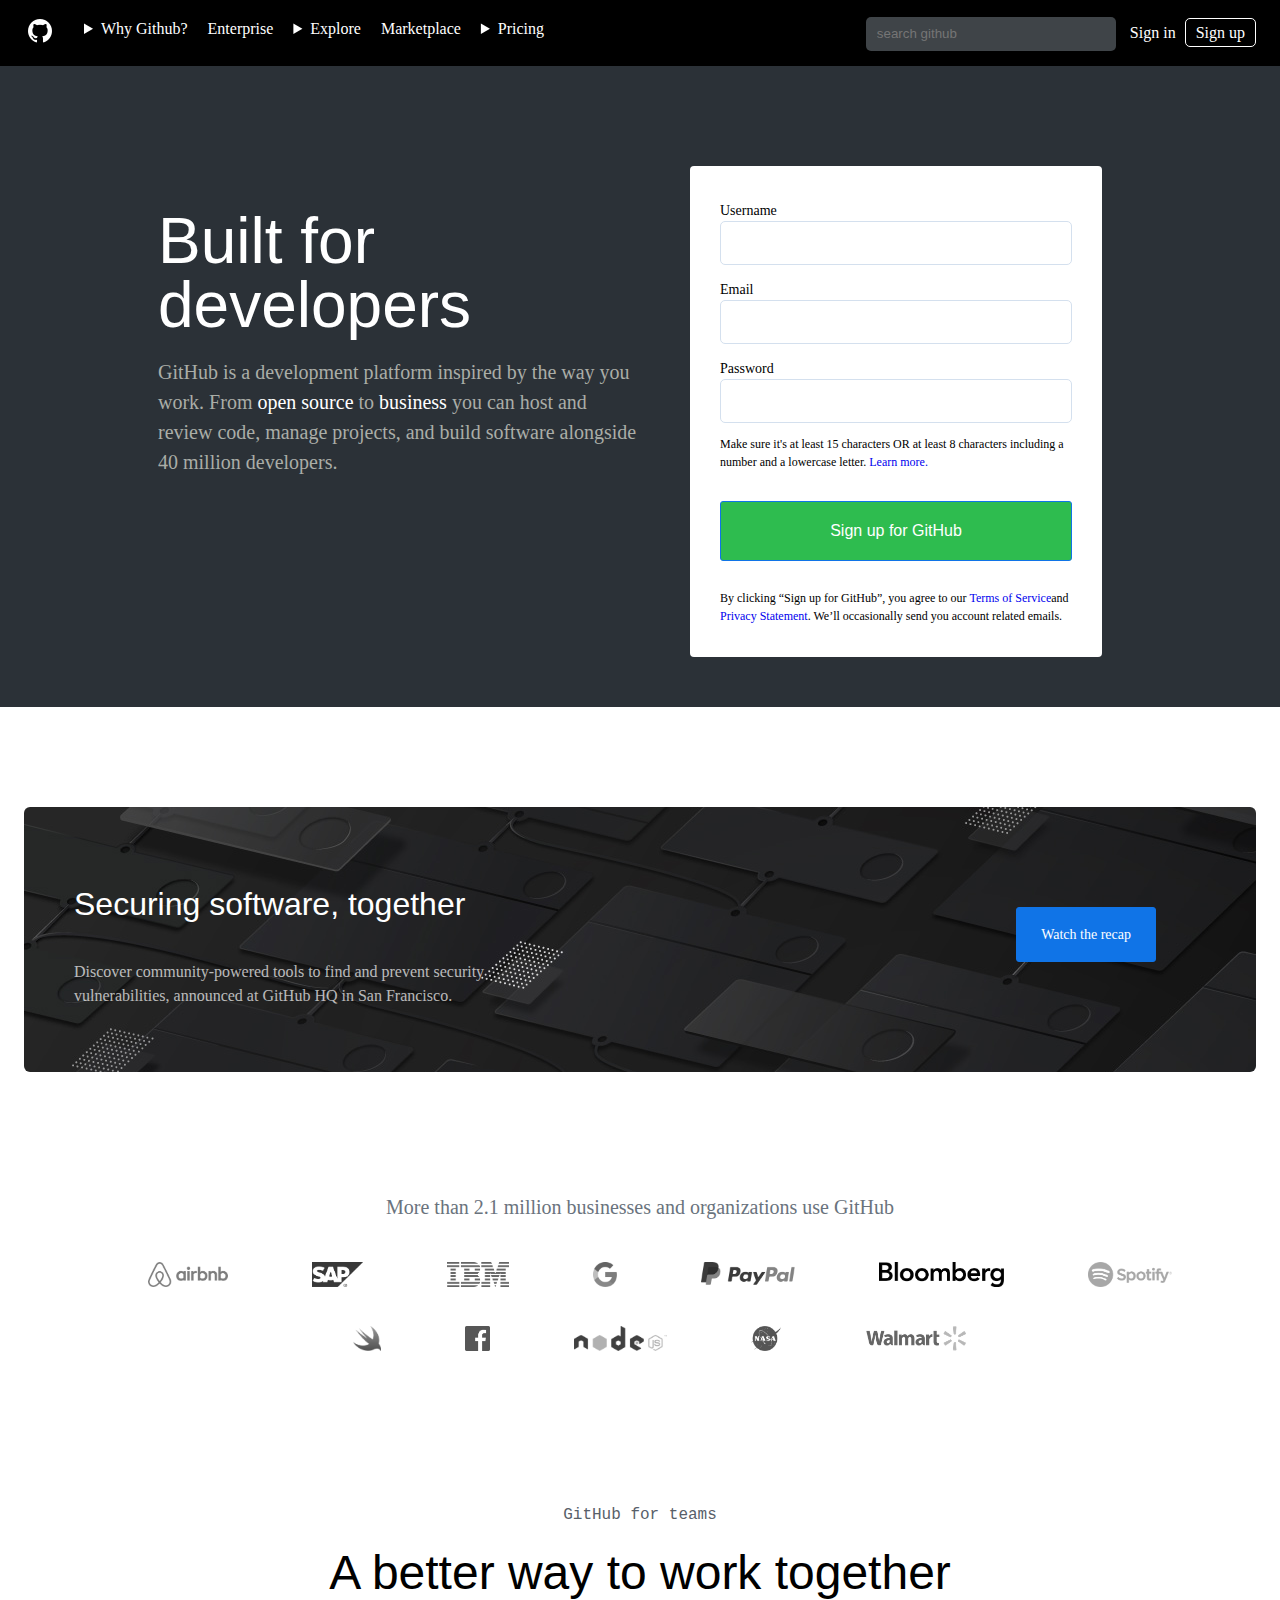
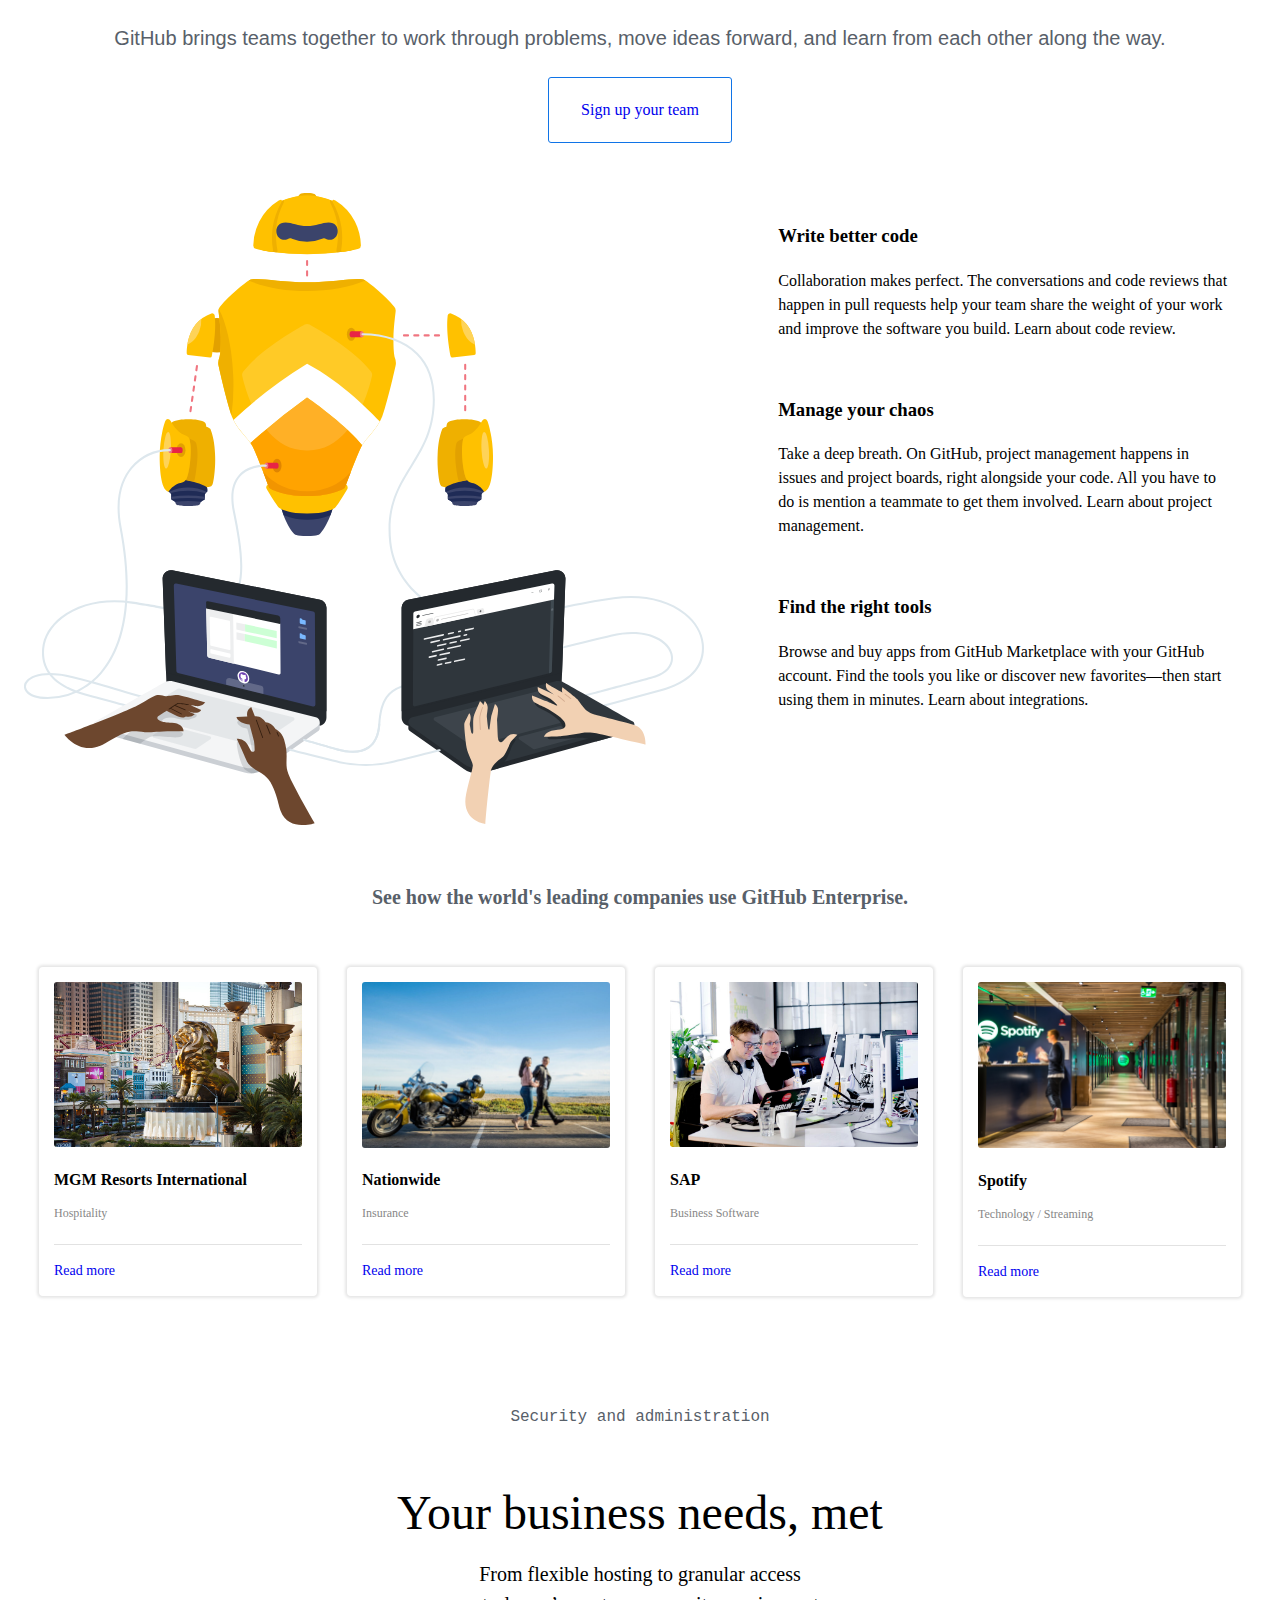
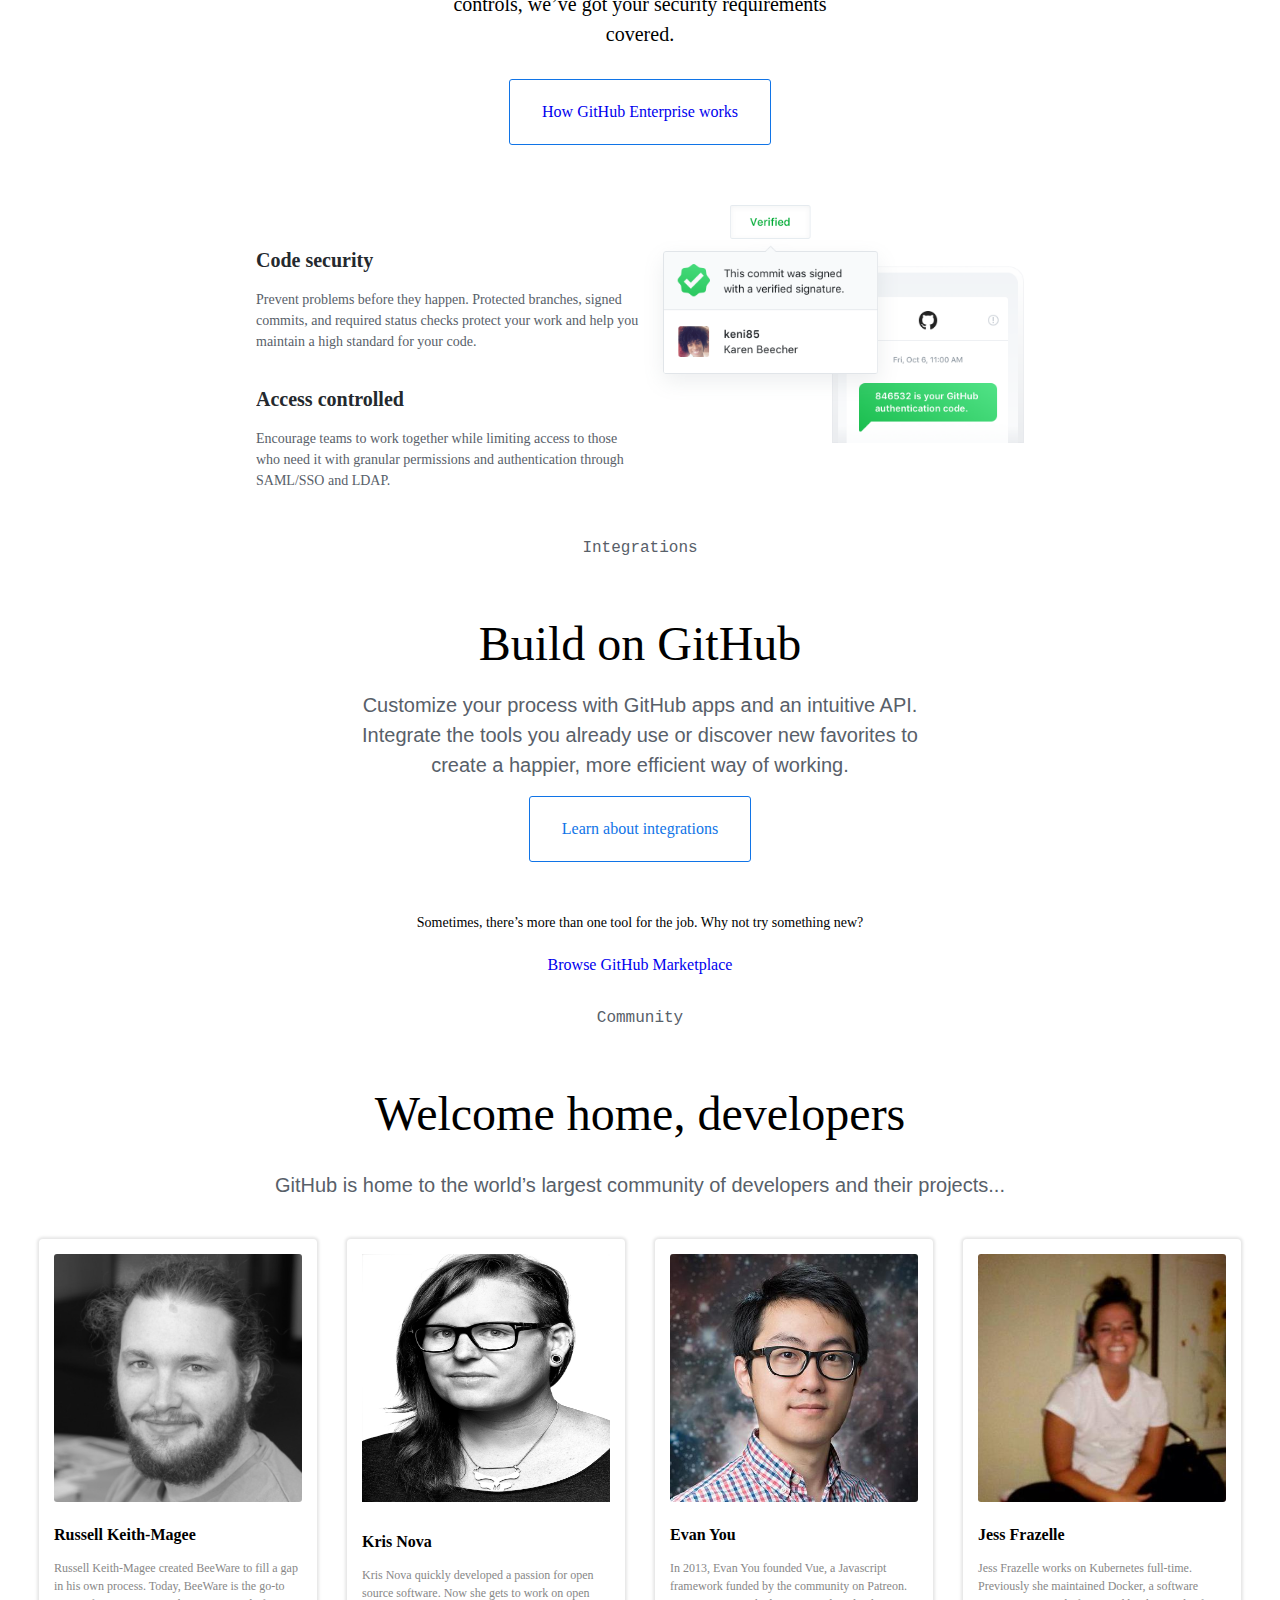
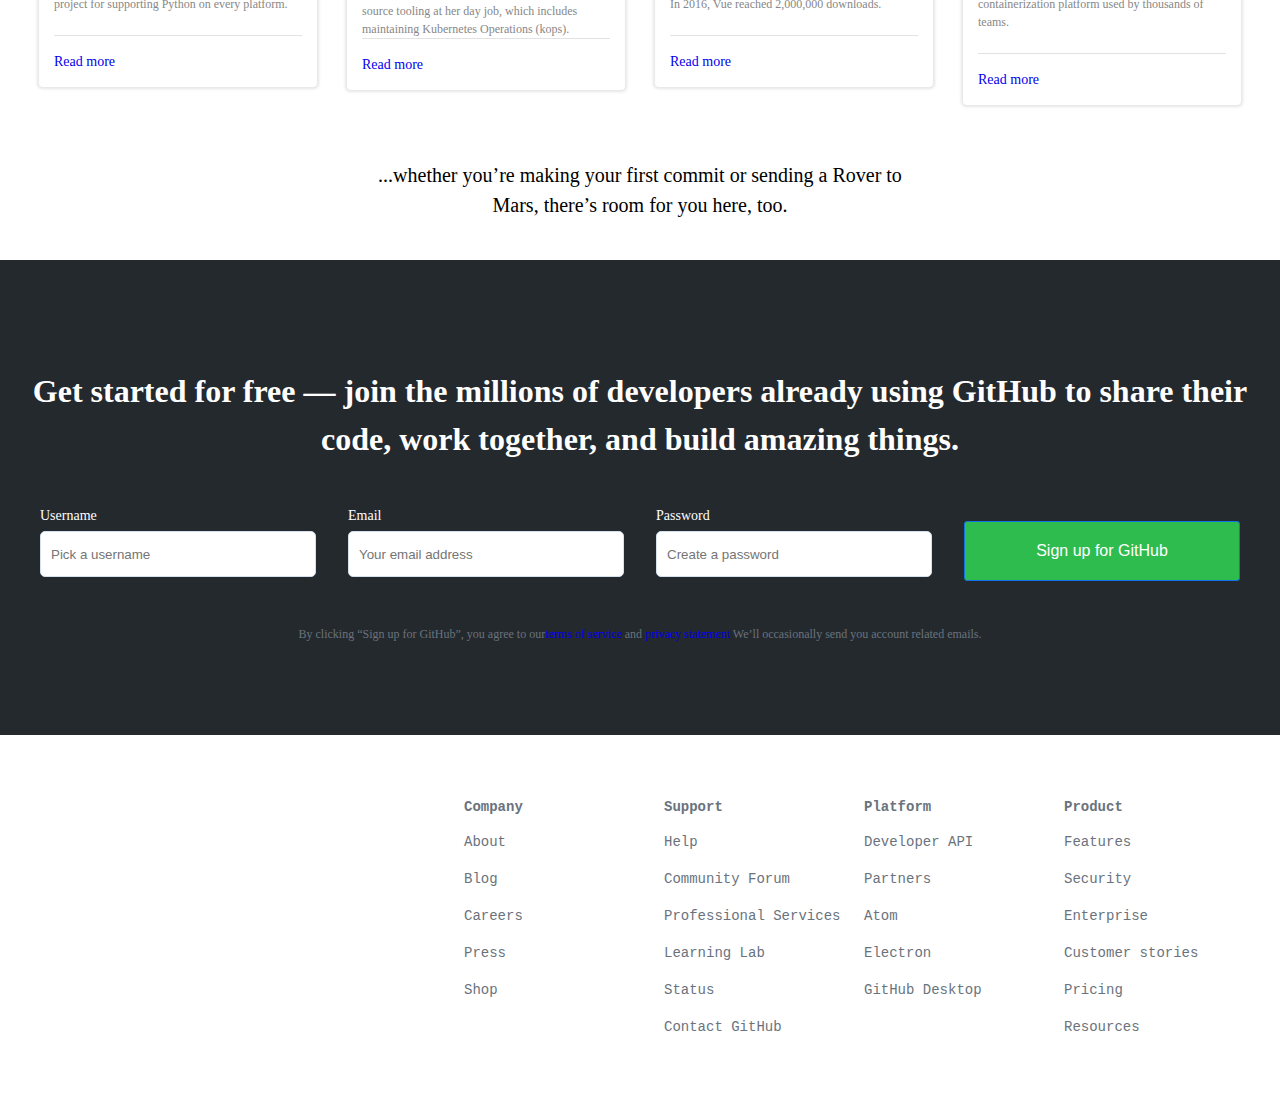
<file: github网页/index.html>
<!DOCTYPE html>
<html>

<head>
    <meta charset="utf-8" />
    <title>The world’s leading software development platform · GitHub</title>
    <link rel="icon" type="image/x-icon" href="./img/test.ico" />
    <link rel="stylesheet" type="text/css" href="./css/style.css" />
    
</head>

<body>
    <header>
        <div class="head-container">
        <div class="head-nav">
        <nav>
            <a href="http://github.com"><img class="logo" src="./static/logo.png"></a>
            <ul class="dropdown-menu">
                <li>
                    <details>
                        <summary>Why Github?</summary>
                        <div class="dropList">
                            <a href="/feature" class="dropdown-menu-blod">Features</a>
                            <ul class="dropdown-menu-1">
                                <li><a href="/feature/code-review">Code review</a></li>
                                <li><a href="/feature/project-management">Project management</a></li>
                                <li><a href="/feature/integrations">Integrations</a></li>
                                <li><a href="/feature/actions">Actions</a></li>
                                <li><a href="/feature/package-registry">Package registry</a></li>
                                <li><a href="/feature/security">Security</a></li>
                                <li><a href="/feature/team-management">Team management</a></li>
                                <li><a href="/feature/social-coding">Social coding</a></li>
                                <li><a href="/feature/documentation">Documentation</a></li>
                                <li><a href="/feature/code-hosting">Code hosting</a></li>
                            </ul>
                            <ul class="dropdown-menu-blod">
                                <li><a href="/customer-stories">Contact Sales</a></li>
                                <li><a href="/security">Security</a></li>
                            </ul>
                        </div>
                    </details>
                </li>
                <li><a class="white-link" href="/enterprise">Enterprise</a></li>
                <li>
                    <details>
                        <summary>Explore</summary>
                        <div class="dropList">
                            <ul class="dropdown-menu-1">
                                <li><a href="/explore" class="dropdown-menu-blod">Explore Github</a></li>

                            </ul>
                            <h4 class="in-dropdown-menu">Learn & contribute</h4>
                            <ul class="dropdown-menu-1">
                                <li><a href="/topics">Topics</a></li>
                                <li><a href="/collections">Collections</a></li>
                                <li><a href="/trending">Trending</a></li>
                                <li><a href="http://lab.github.com/">Learning Lab</a></li>
                                <li><a href="http://opensource.guide">Open source guides</a></li>
                            </ul>
                            <h4 class="in-dropdown-menu">Connect with others</h4>
                        </div>
                    </details>
                </li>
                <li><a class="white-link" href="/marketplace">Marketplace</a></li>
                <li>
                    <details>
                        <summary>Pricing</summary>
                        <div class="dropList">
                            <a href="/pricing" class="dropdown-menu-blod">Plans</a>
                            <ul class="dropdown-menu-1">
                                <li><a href="/pricing#feature-comparion">Compare plans</a></li>
                                <li><a href="https://enterprise.github.com/contact">Contact Sales</a></li>
                            </ul>
                            <ul class="dropdown-menu-blod">
                                <li><a href="/nonprofit">Nonprofit</a></li>
                                <li><a href="https://education.github.com">Education</a></li>

                            </ul>
                        </div>
                    </details>
                </li>
            </ul>
            
        </nav>
        
        </div>
        <div class="search-sign">
            <div class="search">
                <input id="top-search-input" type="text" name="p" placeholder="search github">
            
                <a class="margin-left-10" href="/login">Sign in</a>
                <a class="hasBorder" href="/join?source=header-home">Sign up</a>
            </div>
            
        </div>
        </div>
    </header>
    <div>
        <main>
            <div class="n1-background">
                <div class="n1-content">
                    <div class="n1-text">
                        <h1 class="n1-text-h1">Built for developers</h1>
                        <p class="n1-text-p">
                            GitHub is a development platform inspired by the way you work. From <a
                                href="/open-source">open source</a> to <a href="/business">business</a> you can host and
                            review code, manage projects, and build software alongside 40 million developers.
                        </p>
                    </div>
                    <div class="n1-form">
                        <form class="n1-form-inner">
                            <dl class="n1-input">
                                <dt class="input-label">
                                    <label class="label" for="username">Username</label>
                                </dt>
                                <dd><input type="text" id="username"></dd>
                            </dl>
                            <dl class="n1-input">
                                <dt class="input-label">
                                    <label class="label" for="email">Email</label>
                                </dt>
                                <dd><input type="text" id="email"></dd>
                            </dl>
                            <dl class="n1-input">
                                <dt class="input-label">
                                    <label class="label" for="password">Password</label>
                                </dt>
                                <dd><input type="password" id="password">
                                    <p class="input-password">Make sure it's at least 15 characters OR at least 8
                                        characters including a number and a lowercase letter. <a
                                            href="https://help.github.com/articles/creating-a-strong-password">Learn
                                            more.</a></p>
                                </dd>
                            </dl>
                            <button class="sign-up-form">Sign up for GitHub</button>
                            <p class="sign-up-form">
                                By clicking “Sign up for GitHub”, you agree to our
                                <a href="https://help.github.com/terms">Terms of Service</a>and <a
                                    href="https://help.github.com/privacy">Privacy Statement</a>. We’ll occasionally
                                send you account related emails.</p>
                        </form>
                    </div>
                </div>
            </div>
            <div class="n3-background">
                <div class="n3-content">
                    <div class="n3-text">
                        <h2 class="n3-text">Securing software, together</h2>
                        <p class="n3-text">Discover community-powered tools to find and prevent security vulnerabilities,
                            announced at GitHub HQ in San Francisco.</p>
                    </div>
                    <div class="n3-button">
                        <a class="n3-button" href="https://live-stream.github.com">Watch the recap </a>
                    </div>
                </div>
            </div>
            <div class="container">
                <h3 class="n4-text">
                    More than 2.1 million businesses and organizations use GitHub
                </h3>
                <ul class="n4-logo">
                    <li><img src="./static/airbnb-logo.png"></li>
                    <li><img src="./static/sap-logo.png"></li>
                    <li><img src="./static/ibm-logo.png"></li>
                    <li><img src="./static/google-logo.png"></li>
                    <li><img src="./static/paypal-logo.png"></li>
                    <li><img src="./static/bloomberg-logo.png"></li>
                    <li><img src="./static/spotify-logo.png"></li>
                    <li><img src="./static/swift-logo.png"></li>
                    <li><img src="./static/facebook-logo.png"></li>
                    <li><img src="./static/node-logo.png"></li>
                    <li><img src="./static/nasa-logo.png"></li>
                    <li><img src="./static/walmart-logo.png"></li>

                </ul>
            </div>
            <div class="container n5">
                <h2 class="n5-h2">GitHub for teams</h2>
                <p class="n5-title">A better way to work together</p>
                <p class="n5-text">GitHub brings teams together to work through problems, move ideas forward, and learn
                    from each other along the way.</p>
                <div class="n5-button"><a href="/join?plan=business&setup_organization=true&source=home">Sign up your
                        team </a></div>
            </div>
            <div class="container n6">
                <div class="n6-img">
                    <img src="./static/home-illo-team.svg">
                </div>
                <div class="n6-text">
                    <a href="/features/code-review">
                        <div class="n6-text-list">
                            <h3 class="n6-text-list">Write better code</h3>
                            <p class="n6-text-list">Collaboration makes perfect. The conversations and code reviews that
                                happen in pull requests help your team share the weight of your work and improve the
                                software you build. Learn about code review.</p>
                        </div>
                    </a>
                    <a href="/feature/project-management">
                        <div class="n6-text-list">
                            <h3 class="n6-text-list">Manage your chaos</h3>
                            <p class="n6-text-list">Take a deep breath. On GitHub, project management happens in issues
                                and project boards, right alongside your code. All you have to do is mention a teammate
                                to get them involved. Learn about project management.</p>
                        </div>
                    </a>
                    <a href="/feature/integrations">
                        <div class="n6-text-list">
                            <h3 class="n6-text-list">Find the right tools</h3>
                            <p class="n6-text-list">Browse and buy apps from GitHub Marketplace with your GitHub account.
                                Find the tools you like or discover new favorites—then start using them in minutes.
                                Learn about integrations.</p>
                        </div>
                    </a>
                </div>
                <h3 class="n6-text-bottom">See how the world's leading companies use GitHub Enterprise.</h3>
            </div>
            
            <div class="container">
                <div class="layout">
                    <div class="n7-1 shadow">
                        <a href="/customer-stories/mgm-resorts">
                            <div class="n7-img">
                                <img src="./static/hero.jpg" alt="hero" class="n7-img">
                            </div>
                            <div class="n7-text">
                                <h1 class="n7-h1">MGM Resorts International</h1>
                                <p class="n7-p">Hospitality</p>
                                <div class="n7-readmore">Read more</div>
                            </div>
                        </a>
                    </div>
                </div>
                <div class="layout">
                    <div class="n7-2 shadow">
                        <a href="/customer-stories/nationwide">
                            <div class="n7-img">
                                <img src="./static/nw_hero.jpg" alt="nw_hero" class="n7-img">
                            </div>
                            <div class="n7-text">
                                <h1 class="n7-h1">Nationwide</h1>
                                <p class="n7-p">Insurance</p>
                                <div class="n7-readmore">Read more</div>
                            </div>
                        </a>
                    </div>
                </div>
                <div class="layout">
                    <div class="n7-3 shadow">
                        <a href="/customer-stories/sap">
                            <div class="n7-img">
                                <img src="./static/sap6.jpg" alt="sap6" class="n7-img">
                            </div>
                            <div class="n7-text">
                                <h1 class="n7-h1">SAP</h1>
                                <p class="n7-p">Business Software</p>
                                <div class="n7-readmore">Read more</div>
                            </div>
                        </a>
                    </div>
                </div>
                <div class="layout">
                    <div class="n7-4 shadow">
                        <a href="/customer-stories/spotify">
                            <div class="n7-img">
                                <img src="./static/spotifyhero.jpg" alt="spotify" class="n7-img">
                            </div>
                            <div class="n7-text">
                                <h1 class="n7-h1">Spotify</h1>
                                <p class="n7-p">Technology / Streaming</p>
                                <div class="n7-readmore">Read more</div>
                            </div>
                        </a>
                    </div>
                </div>
            </div>
            <div class="container n8">
                <div class="n8-top">
                    <h2 class="n8-top">Security and administration</h2>
                    <p class="n8-top-1">Your business needs, met</p>
                    <p class="n8-top-2">From flexible hosting to granular access controls, we’ve got your security
                        requirements covered.</p>
                    <div id="n8-top-3">
                        <p class="n8-top-3"><a href="/enterprise">How GitHub Enterprise works </a></p>
                    </div>
                        
                </div>
                <div class="n8-middle">
                    <div class="n8-middle-right"><img src="./static/home-illo-business.png" class="n8-middle-right"></div>
                    <div class="n8-middle-left">
                        <h3 class="n8-middle-text">Code security</h3>
                        <p class="n8-middle-text">Prevent problems before they happen. Protected branches, signed
                            commits, and required status checks protect your work and help you maintain a high standard
                            for your code.</p>
                        <h3 class="n8-middle-text">Access controlled</h3>
                        <p class="n8-middle-text">Encourage teams to work together while limiting access to those who
                            need it with granular permissions and authentication through SAML/SSO and LDAP.</p>
                    </div>
                </div>
            </div>
            <div class="container">
                <div class="n9-top">
                    <h2 class="n9-top">Integrations</h2>
                    <p class="n9-top-1">Build on GitHub</p>
                    <p id="n9top2" class="n9-top-2">Customize your process with GitHub apps and an intuitive API. Integrate the tools
                        you already use or discover new favorites to create a happier, more efficient way of working.
                    </p>
                    <p class="n9-top-3"><a href="/features/integrations">Learn about integrations </a></p>
                </div>
                <div class="n9-bottom">
                    <p class="n9-bottom-text">
                        Sometimes, there’s more than one tool for the job. Why not try something new?</p>
                    <p id="n9link"><a class="n9-bottom-link" href="/marketplace">Browse GitHub Marketplace </a></p>
                </div>
            </div>
            <div class="container">
                <div class="n10-top">
                    <h2 class="n10-top">Community</h2>
                    <p class="n10-top-1">Welcome home, developers</p>
                    <p class="n10-top-2">GitHub is home to the world’s largest community of developers and their
                        projects...</p>
                </div>
                <div class="n10-middle">
                    <div class="layout">
                        <div class="n10-1 shadow">
                            <a href="/customer-stories/freakboy3742">
                                <div class="n10-img">
                                    <img src="./static/hero (1).jpg" alt="hero1" class="n10-img">
                                </div>
                                <div class="n10-text">
                                    <h1 class="n10-h1">Russell Keith-Magee</h1>
                                    <p class="n10-p">Russell Keith-Magee created BeeWare to fill a gap in his own process.
                                        Today, BeeWare is the go-to project for supporting Python on every platform.</p>
                                    <div class="n10-readmore">Read more</div>
                                </div>
                            </a>
                        </div>
                    </div>
                    <div class="layout">
                        <div class="n10-2 shadow">
                            <a href="/customer-stories/kris-nova">
                                <div class="n10-img">
                                    <img src="./static/hero (2).jpg" alt="hero1" class="n10-img-2">
                                </div>
                                <div class="n10-text">
                                    <h1 class="n10-h1">Kris Nova</h1>
                                    <p id="n10-p-2" class="n10-p">Kris Nova quickly developed a passion for open source software. Now
                                        she gets to work on open source tooling at her day job, which includes maintaining
                                        Kubernetes Operations (kops).</p>
                                    <div class="n10-readmore">Read more</div>
                                </div>
                            </a>
                        </div>
                    </div>
                    <div class="layout">
                        <div class="n10-3 shadow">
                            <a href="/customer-stories/freakboy3742">
                                <div class="n10-img">
                                    <img src="./static/hero (3).jpg" alt="hero1" class="n10-img">
                                </div>
                                <div class="n10-text">
                                    <h1 class="n10-h1">Evan You</h1>
                                    <p class="n10-p">In 2013, Evan You founded Vue, a Javascript framework funded by the
                                        community on Patreon. In 2016, Vue reached 2,000,000 downloads.</p>
                                    <div class="n10-readmore">Read more</div>
                                </div>
                            </a>
                        </div>
                    </div>
                    <div class="layout">
                        <div class="n10-4 shadow">
                            <a href="/customer-stories/freakboy3742">
                                <div class="n10-img">
                                    <img src="./static/hero (4).jpg" alt="hero1" class="n10-img">
                                </div>
                                <div class="n10-text">
                                    <h1 class="n10-h1">Jess Frazelle</h1>
                                    <p class="n10-p">Jess Frazelle works on Kubernetes full-time. Previously she maintained
                                        Docker, a software containerization platform used by thousands of teams.</p>
                                    <div class="n10-readmore">Read more</div>
                                </div>
                            </a>
                        </div>
                    </div>
                </div>
                <div class="n10-bottom">
                    <p class="n10-bottom">...whether you’re making your first commit or sending a Rover to Mars, there’s
                        room for you here, too.</p>
                </div>
            </div>
            <div class="backgroundBlack">
               <div class="container container11">
                <div class="n11-top">
                    <h2 class="n11-top">Get started for free — join the millions of developers already using GitHub to
                        share their code, work together, and build amazing things.</h2>
                </div>
                <div class="n11-form">
                    <form class="n11-form">
                        <dl>
                            <dt class="input-label"><label for="username1">Username</label></dt>
                            <dd><input type="text" id="username1" placeholder="Pick a username"></dd>
                        </dl>
                        <dl>
                            <dt class="input-label"><label for="email1">Email</label></dt>
                            <dd><input type="text" id="email1" placeholder="Your email address"></dd>
                        </dl>
                        <dl>
                            <dt class="input-label"><label for="password1">Password</label></dt>
                            <dd><input type="password" id="password1" placeholder="Create a password"></dd>
                        </dl>
                        <dl class="n11-form-button">
                            <button class="sign-up-form" type="submit">Sign up for GitHub</button>
                        </dl>
                    </form>
                    <p class="n11-bottom">By clicking “Sign up for GitHub”, you agree to our<a class="text-white"
                        href="https://help.github.com/terms">terms of service</a> and <a class="text-white"
                        href="https://help.github.com/privacy">privacy statement</a> We’ll occasionally send you
                    account related emails.</p>
                </div>
            </div> 
            </div>
            
        </main>
    </div>
    <footer>
        <div class="footer-container">
            
            <div id="footerPosition">
                    <div class="col-1">

                    </div>
                <div class="col col-2">
                    <h2 class="footer-h2">Product</h2>
                    <ul class="footer-ul">
                        <li><a href="/features">Features</a></li>
                        <li><a href="/security">Security</a></li>
                        <li><a href="/enterprise">Enterprise</a></li>
                        <li><a href="/customer-stories">Customer stories</a></li>
                        <li><a href="/pricing">Pricing</a></li>
                        <li><a href="https://resources.github.com">Resources</a></li>
                    </ul>
                </div>
                <div class="col col-3">
                    <h2 class="footer-h2">Platform</h2>
                    <ul class="footer-ul">
                        <li><a href="https://developer.github.com">Developer API</a></li>
                        <li><a href="http://partner.github.com/">Partners</a></li>
                        <li><a href="https://atom.io">Atom</a></li>
                        <li><a href="http://electron.atom.io/">Electron</a></li>
                        <li><a href="https://desktop.github.com/">GitHub Desktop</a></li>
                    </ul>
                </div>
                <div class="col col-4">
                    <h2 class="footer-h2">Support</h2>
                    <ul class="footer-ul">
                        <li><a href="https://help.github.com">Help</a></li>
                        <li><a href="https://github.community">Community Forum</a></li>
                        <li><a href="https://services.github.com/">Professional Services</a></li>
                        <li><a href="https://lab.github.com/">Learning
                                Lab</a></li>
                        <li><a href="https://githubstatus.com/">Status</a></li>
                        <li><a href="https://github.com/contact">Contact GitHub</a></li>
                    </ul>
                </div>
                <div class="col col-5">
                    <h2 class="footer-h2">Company</h2>
                    <ul class="footer-ul">
                        <li><a href="https://github.com/about">About</a></li>
                        <li><a href="https://github.blog">Blog</a></li>
                        <li><a href="/about/careers">Careers</a></li>
                        <li><a href="/about/press">Press</a></li>
                        <li><a href="https://shop.github.com">Shop</a></li>
                    </ul>
                </div>
            </div>
            
        </div>
    </footer>
</body>

</html>
</file>
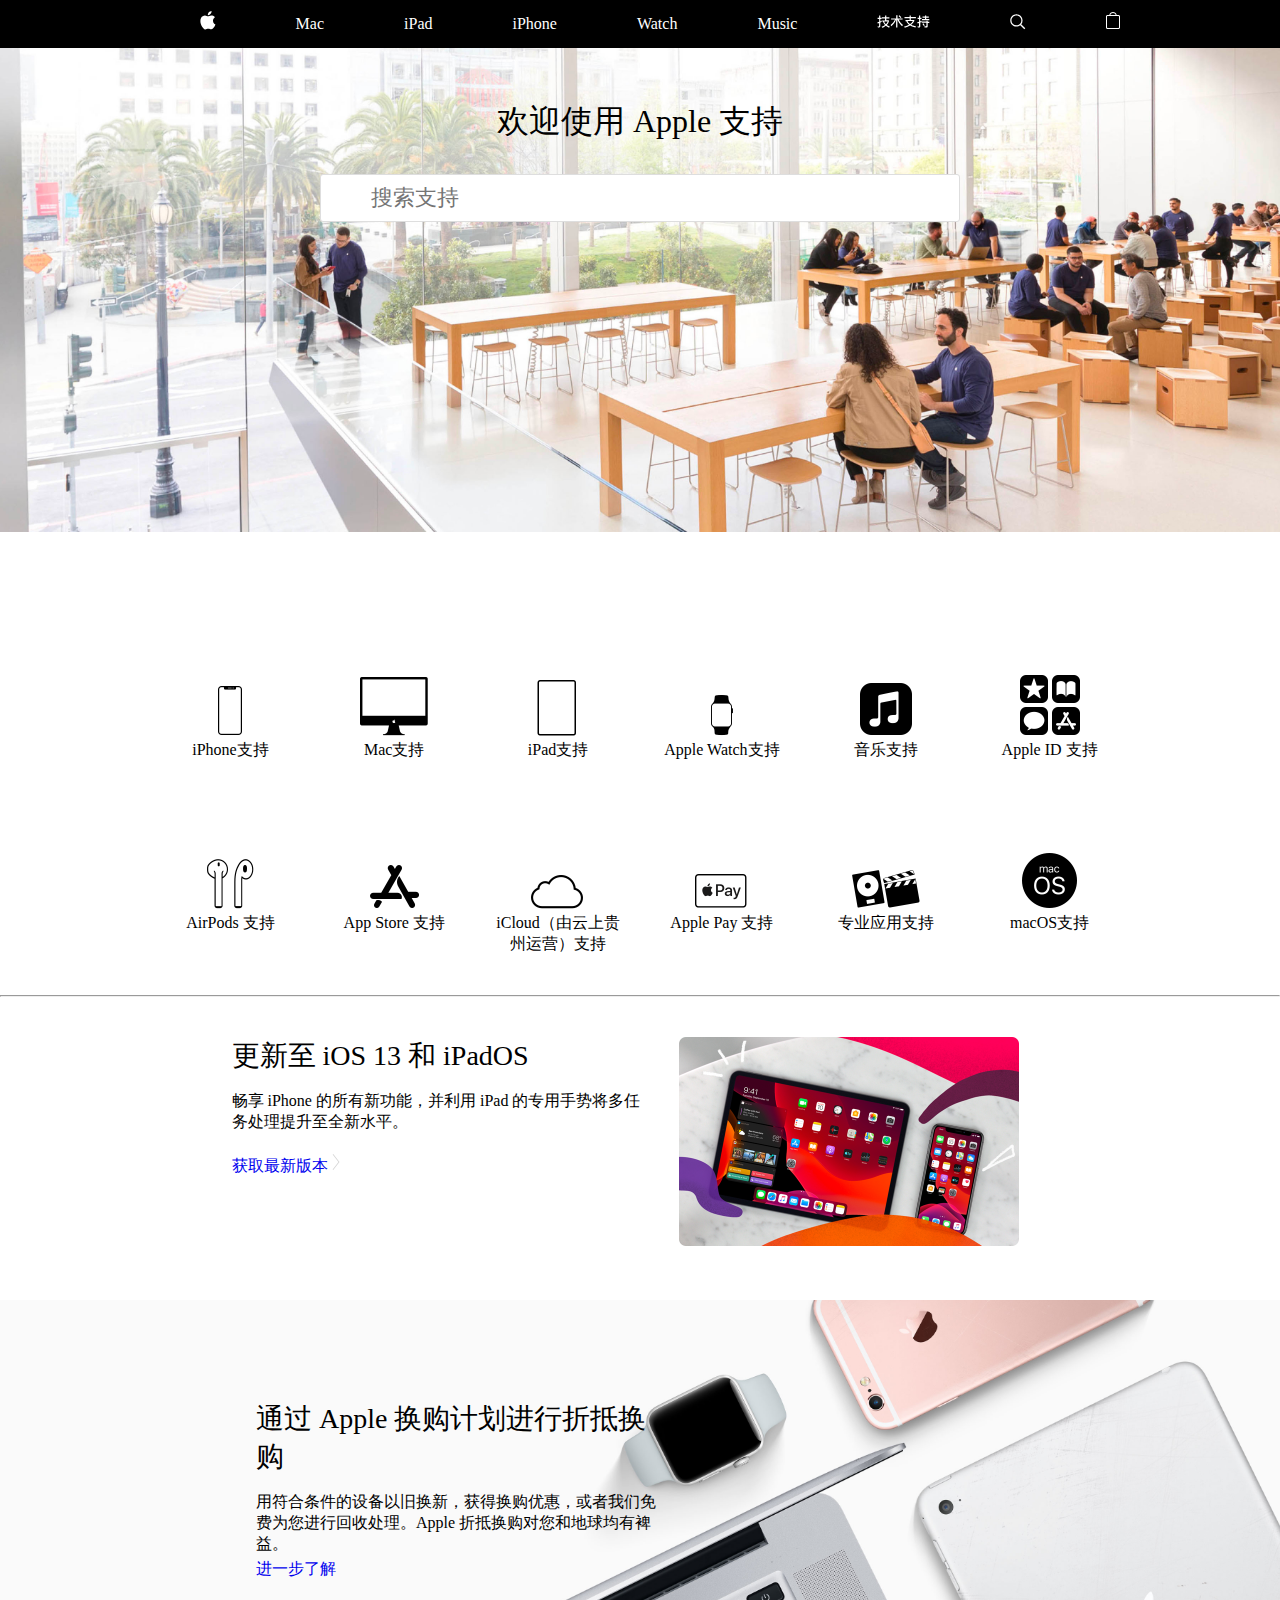
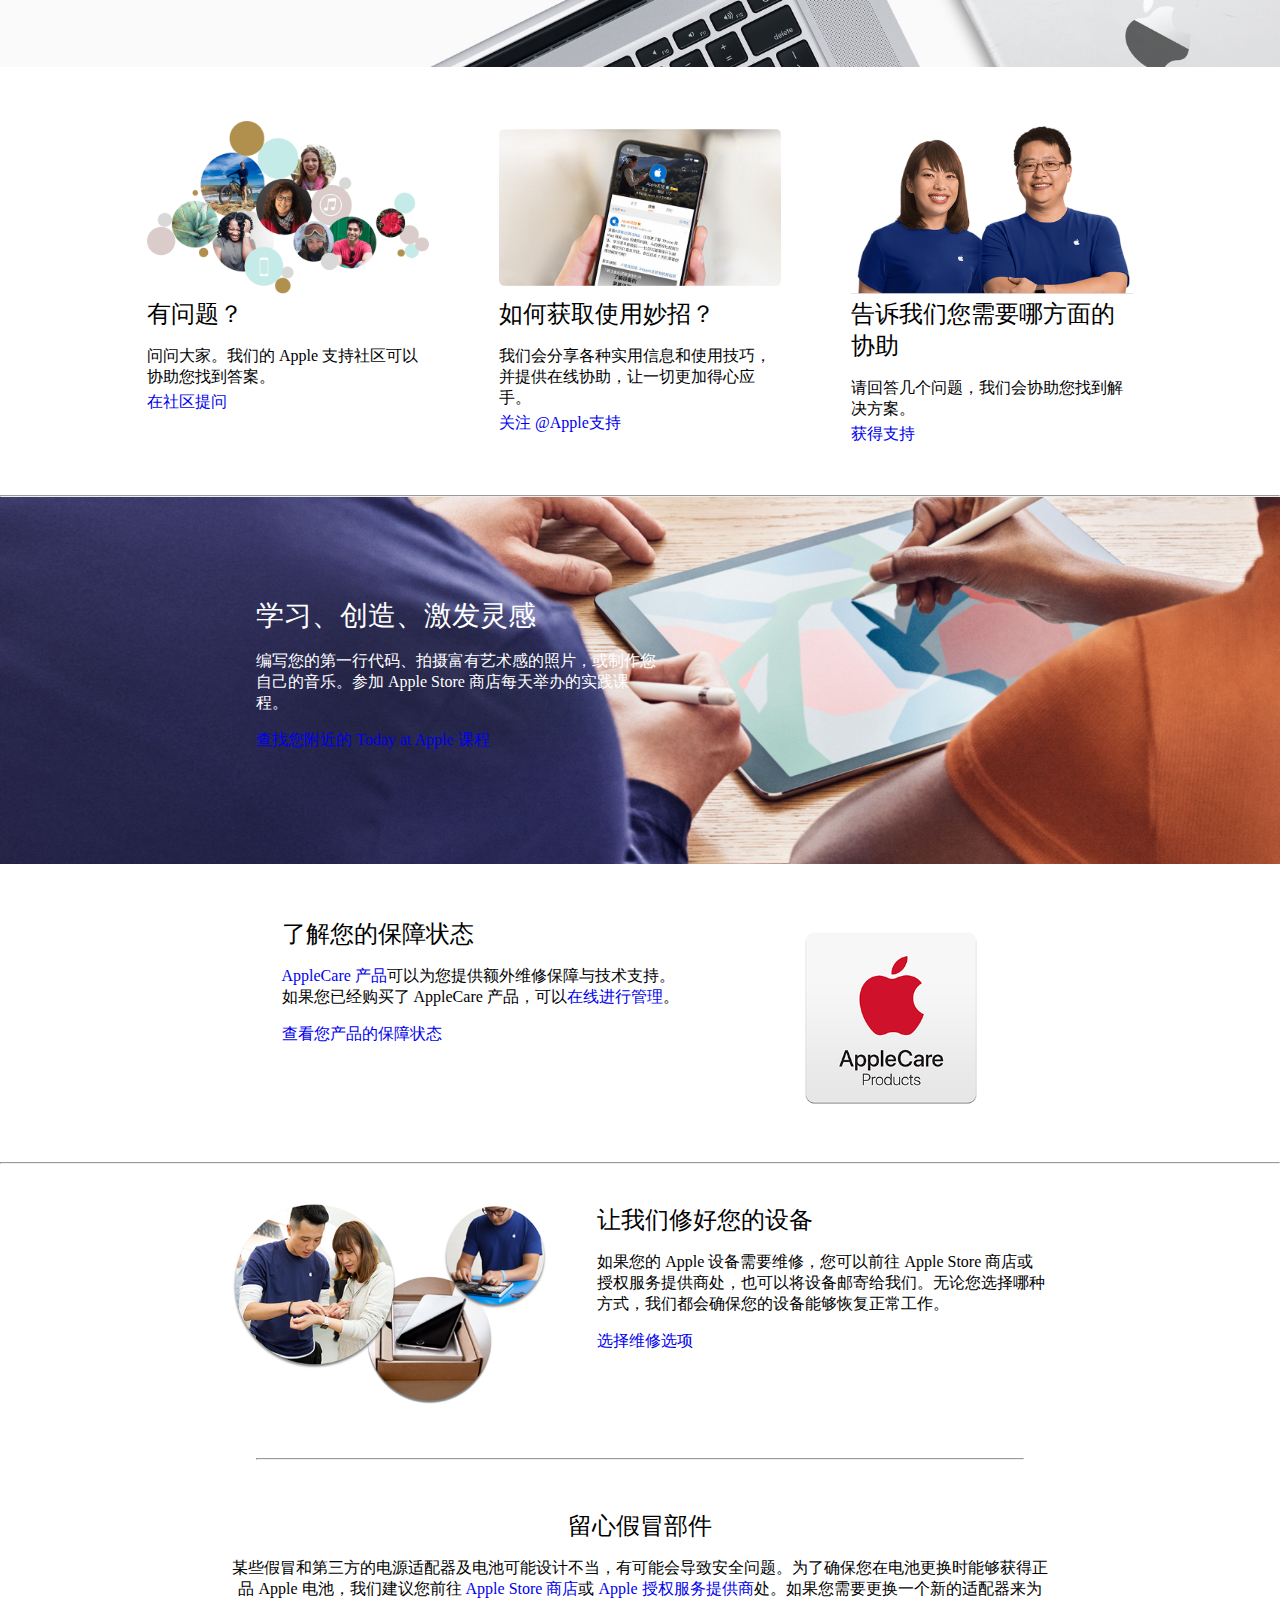
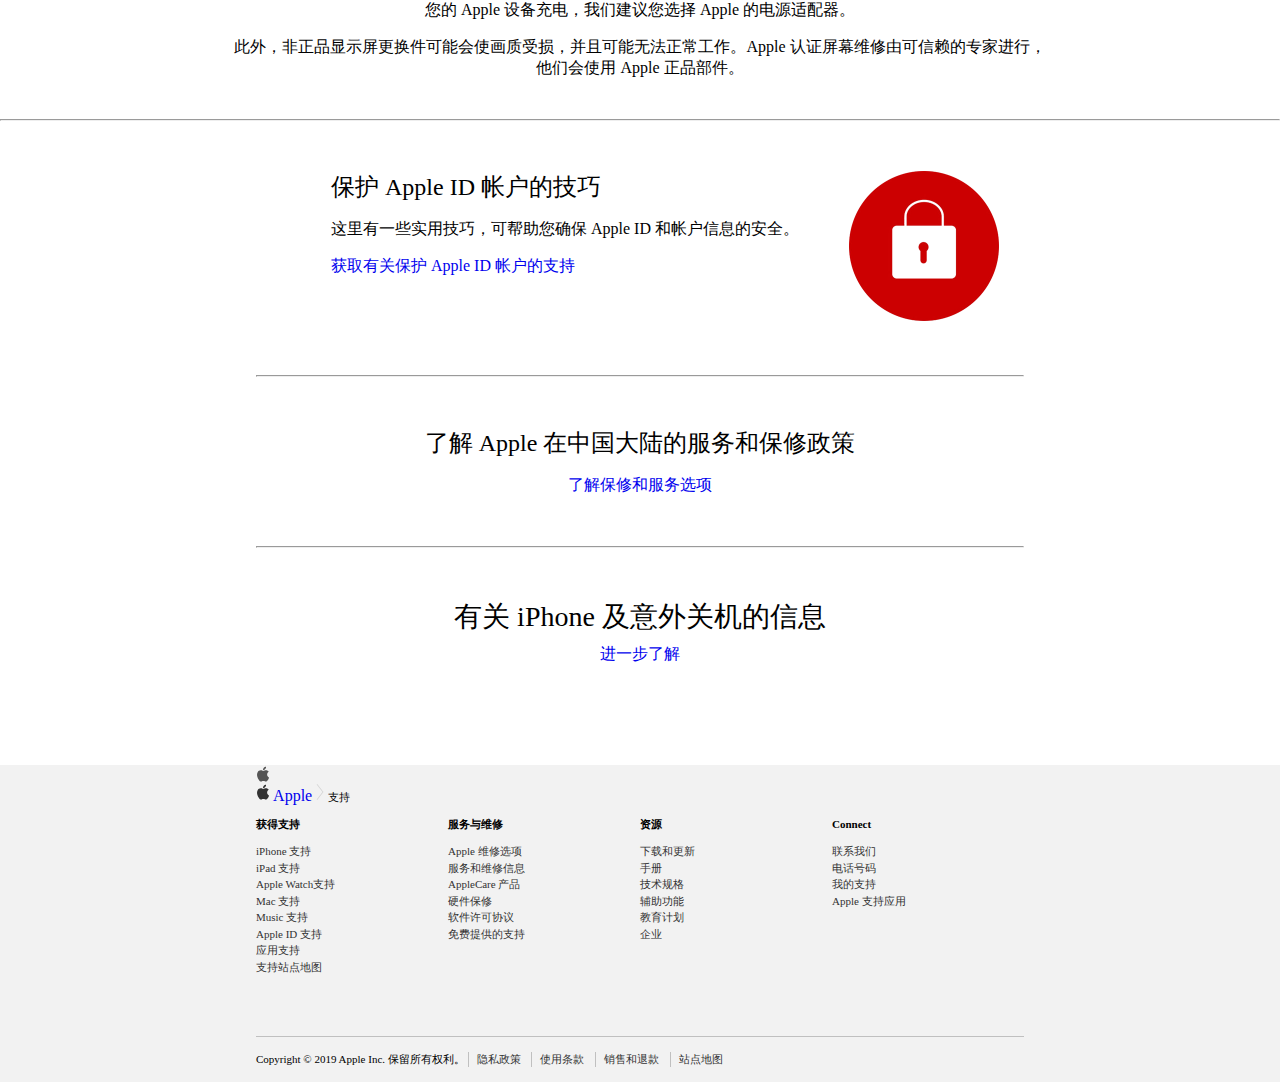
<file: 第一次/index.html>
<!DOCTYPE html>
<html>
<head>
    <title>官方 Apple 支持</title>
    <meta charset="UTF-8">
    <meta name="viewport" content="width=device-width, initial-scale=1.0, minimum-scale=1.0, maximum-scale=1.0,user-scalable=no">
    <link rel="stylesheet" type="text/css" href="./css/style.css">
</head>
<body>
<nav class="header">
    <div class="nav-content">
        <ul class="nav-list">
            <li>
                <a href="https://www.apple.com/cn/">
                    <svg xmlns="http://www.w3.org/2000/svg" width="16" height="44" viewBox="0 0 16 44"><path d="M8.02 16.23c-.73 0-1.86-.83-3.05-.8-1.57.02-3.01.91-3.82 2.32-1.63 2.83-.42 7.01 1.17 9.31.78 1.12 1.7 2.38 2.92 2.34 1.17-.05 1.61-.76 3.03-.76 1.41 0 1.81.76 3.05.73 1.26-.02 2.06-1.14 2.83-2.27.89-1.3 1.26-2.56 1.28-2.63-.03-.01-2.45-.94-2.48-3.74-.02-2.34 1.91-3.46 2-3.51-1.1-1.61-2.79-1.79-3.38-1.83-1.54-.12-2.83.84-3.55.84zm2.6-2.36c.65-.78 1.08-1.87.96-2.95-.93.04-2.05.62-2.72 1.4-.6.69-1.12 1.8-.98 2.86 1.03.08 2.09-.53 2.74-1.31" fill="#fff"/></svg>
                </a>
            </li>
            <li>
                <a href="https://www.apple.com/cn/mac/">
                    <span>Mac</span>
                </a>
            </li>
            <li>
                <a href="https://www.apple.com/cn/ipad/">
                    <span>iPad</span>
                </a>
            </li>
            <li>
                <a href="https://www.apple.com/cn/iphone/">
                    <span>iPhone</span>
                </a>
            </li>
            <li>
                <a href="https://www.apple.com/cn/watch/">
                    <span>Watch</span>
                </a>
            </li>
            <li>
                <a href="https://www.apple.com/cn/music/">
                    <span>Music</span>
                </a>
            </li>
            <li>
                <a href="/zh-cn/">
                    <svg xmlns="http://www.w3.org/2000/svg" width="53" height="43" viewBox="0 0 53 43"><path fill="none" d="M0 0h53v43H0z"/><path d="M.9 26.5l-.3-1.2c.2 0 .3 0 .5.1h.5c.3 0 .5-.2.5-.5V22c-.2.1-.5.2-.7.3-.2.1-.5.2-.7.3l-.3-1.3c.6-.1 1.2-.3 1.8-.5v-2.9H.6v-1.2h1.5v-2.3h1.2v2.3h1.3v1.2H3.3v2.4c.2-.1.5-.2.7-.3.2-.1.4-.2.7-.4v1.2c-.2.1-.5.2-.7.4-.2.1-.4.2-.7.3v3.6c0 .9-.4 1.3-1.3 1.3H.9v.1zm7.2-10.3v-1.8h1.2v1.8h3.1v1.2H9.3v1.9h2.6v1.1c-.4 1.4-1.2 2.6-2.1 3.6.9.6 1.9 1.2 3 1.6l-.7 1.1-1.8-.9c-.5-.3-1-.6-1.5-1-.5.4-1 .7-1.6 1.1-.6.3-1.3.6-2 .9l-.6-1c1.4-.4 2.5-1 3.4-1.7-1-1-1.7-2.2-2.1-3.5h-.7v-1.2H8v-1.9H4.9v-1.2h3.2v-.1zm-1 4.2c.3 1 .9 1.9 1.8 2.8.8-.8 1.4-1.7 1.8-2.8H7.1zm12.1-3v-3.1h1.3v3.1h5.1v1.2h-3.9c.9 2.1 2.3 3.9 4.3 5.5l-1 1.1c-2.2-2-3.7-4.1-4.6-6.6v7.9h-1.3v-7.9c-1 2.7-2.6 4.9-4.8 6.6l-.7-1.1c2-1.5 3.5-3.3 4.4-5.5h-3.9v-1.2h5.1zm3.4-3.1c.8.8 1.4 1.5 1.8 2.1l-1 .7c-.2-.3-.5-.7-.8-1-.3-.4-.6-.7-1-1.2l1-.6zm11.2 0V16h5.1v1.2h-5.1V19h3.5v1c-.7 1.4-1.7 2.7-3.1 3.7.3.2.6.3.9.5.3.2.7.3 1 .4.9.4 1.9.6 3 .9l-.7 1.1c-.6-.2-1.1-.3-1.7-.5-.6-.2-1.1-.4-1.6-.6-.4-.2-.7-.3-1-.5s-.7-.3-1-.5c-1.5.9-3.3 1.6-5.3 2.2l-.7-1.1c1-.2 1.9-.5 2.7-.8.8-.3 1.6-.6 2.3-1-.3-.3-.6-.5-.9-.8s-.6-.6-.8-.9c-.5-.6-.8-1.2-1-1.9h-.9V19h4.1v-1.8h-5.1V16h5.1v-1.6h1.2v-.1zm-.7 8.8c.6-.4 1.1-.9 1.6-1.4s.9-1 1.2-1.6h-5.3c.1.3.3.6.4.9s.4.5.6.8l.7.7c.2.2.6.4.8.6zm7.7 3.4l-.3-1.2c.2 0 .4 0 .5.1s.3 0 .5 0c.3 0 .5-.2.5-.5v-2.8c-.2.1-.5.2-.7.2-.2.1-.5.1-.7.2l-.3-1.3c.3-.1.6-.1.9-.2l.9-.3V18h-1.5v-1.2H42v-2.3h1.2v2.3h1.3V18h-1.3v2.3c.2-.1.4-.2.7-.3l.6-.3V21l-.6.3-.6.3v3.6c0 .9-.4 1.3-1.3 1.3h-1.2zm8.7-5.8v-.9h1.2v.9h1.6v1.2h-1.6v3.3c0 .9-.4 1.3-1.3 1.3h-1.8l-.3-1.2h1.6c.3 0 .5-.2.5-.5v-3h-4.7v-1.2h4.8v.1zm-.3-6.3v1.2h2.6v1.2h-2.6v1.3h3.1v1.2H45v-1.2h3v-1.3h-2.5v-1.2H48v-1.2h1.2zm-2.8 7.9c.6.8 1.1 1.5 1.4 2.1l-1 .7c-.2-.3-.4-.6-.6-1-.2-.4-.5-.7-.8-1.1l1-.7z" fill="#fff"/></svg>
                </a>
            </li>
            <li>
                <a href="/kb/index?page=search&locale=zh_CN">
                    <svg xmlns="http://www.w3.org/2000/svg" width="16" height="44" viewBox="0 0 16 44"><path d="M15.27 28.29l-4.06-4.06a6.113 6.113 0 0 0 1.35-3.83c0-3.39-2.76-6.15-6.15-6.15-3.39 0-6.15 2.76-6.15 6.15s2.76 6.15 6.15 6.15c1.43 0 2.75-.5 3.8-1.33l4.06 4.06 1-.99zM6.4 25.33a4.93 4.93 0 0 1-4.92-4.92c0-2.71 2.2-4.92 4.92-4.92s4.92 2.21 4.92 4.92c.01 2.71-2.2 4.92-4.92 4.92z" fill="#fff"/></svg>
            </li>
            <li>
                <a href="#">
                    <svg xmlns="http://www.w3.org/2000/svg" width="14" height="44" viewBox="0 0 14 44"><path d="M12.5 15h-1.81c-.28-1.86-2.04-3-3.69-3s-3.42 1.14-3.69 3H1.5c-.83 0-1.5.67-1.5 1.5v11c0 .83.67 1.5 1.5 1.5h11c.83 0 1.5-.67 1.5-1.5v-11c0-.83-.67-1.5-1.5-1.5zM7 13c1.18 0 2.43.75 2.7 2H4.3c.27-1.25 1.52-2 2.7-2zm6 14.5c0 .28-.22.5-.5.5h-11c-.28 0-.5-.22-.5-.5v-11c0-.28.22-.5.5-.5h11c.28 0 .5.22.5.5v11z" fill="#fff"/></svg>
                </a>
            </li>
        </ul>
    </div>
</nav>
<div class="main">
    <section class="topBanner">
        <div class="row">
            <div>
                <div class='as-banner-cont'>
                    <div class="topImg"><img src="./static/hero-banner-homepage.image.large_2x.jpg" alt="hh"></div>
                    <div class="as-banner-content">

                        <div class="pageTitle  ">
                            <h1 class="pageTitle-heading">欢迎使用 Apple 支持</h1></div>
                            <div class="search-content">
                                    <form>
                                        <input type="text" placeholder="搜索支持">
                                    </form>
                            </div>
                    </div>
                </div>
            </div>
    </section>
    <div>
        <div class="row2">
            <div class="col-1">
                    <a href="/zh-cn/iphone">
                    <div>
                        <img src="./static/homepage_productnav_iphone_2x.png" alt="" width="68" height="68"><span>iPhone支持</span> </div>
                    </a></div>
            <div class="col-1">
                <a href="/zh-cn/mac">
                    <div>
                        <img src="./static/homepage_productnav_imac_2x.png" alt="" width="68" height="68"><span>Mac支持</span></div>
                    </a></div>
            <div class="col-1">
                <a href="/zh-cn/ipad">
                    <div>
                        <img src="./static/homepage_productnav_ipad_2x.png" alt="" width="68" height="68"><span>iPad支持</span></div>
                    </a></div>
            <div class="col-1">
                <a href="/zh-cn/watch">
                    <div>
                        <img src="./static/homepage_productnav_apple_watch_2x.png" alt="" width="68" height="68"><span>Apple Watch支持</span></div>
                 </a></div>
            <div class="col-1">
                <a href="/zh-cn/music">
                    <div>
                        <img src="./static/homepage_productdrawer_applemusic_2x.png" alt="" width="68" height="68"><span>音乐支持</span></div>
                    </a></div>
            <div class="col-1">
                <a href="/zh-cn/apple-id">
                    <div>
                        <img src="./static/homepage_productnav_apple-id_2x.png" alt="" width="68" height="68"><span>Apple ID 支持</span></div>
                  </a></div>
            <div class="col-1">
                <a href="/zh-cn/airpods">
                    <div>
                        <img src="./static/homepage_productdrawer_airpods_2x.png" alt="" width="68" height="68"><span>AirPods 支持</span></div>
                 </a></div>
            <div class="col-1">
                <a href="/zh-cn/apps">
                    <div>
                        <img src="./static/homepage_productdrawer_appstore_2x.png" alt="" width="68"
                              height="68"><span>App Store 支持</span></div>
                  </a></div>
            <div class="col-1">
                <a href="/zh-cn/icloud">
                    <div>
                        <img src="./static/homepage_productdrawer_icloud_2x.png" alt="" width="68"
                              height="68"><span>iCloud（由云上贵州运营）支持</span></div>
                 </a></div>
            <div class="col-1">
                <a href="/zh-cn/apple-pay">
                    <div>
                        <img src="./static/homepage_productdrawer_apple_pay_icon_2x.png" alt="" width="68"
                              height="68"><span>Apple Pay 支持</span></div>
                  </a></div>
            <div class="col-1">
                <a href="/zh-cn/pro-apps">
                    <div>
                        <img src="./static/homepage_productdrawer_pro_apps_2x.png" alt="" width="68"
                             height="68"><span>专业应用支持</span></div>
                    </a></div>
            <div class="col-1">
                <a href="/zh-cn/macos">
                    <div>
                        <img src="./static/homepage-productnav-macos_2x.png" alt="" width="68"
                             height="68"><span>macOS支持</span></div>
                    </a></div>

        </div><div class="clear-float"></div>
    </div>
</div>
<div class="divider">
    <hr/>
</div>
<div class="n2-container">
    <div class="position-box-left">
        <div class="text-and-img-container">
            <div class="text-container">
                <h2 class="large-h2">更新至 iOS 13 和 iPadOS</h2>
                <p class="introduce-p">畅享 iPhone 的所有新功能，并利用 iPad 的专用手势将多任务处理提升至全新水平。</p>
                <div>
                    <div class="in-introduce-link">
                        <a href="/zh-cn/ios/update">获取最新版本
                               <img
                                src="./static/icon_large_separator.svg"></span></a></div>
                </div>
            </div>
            <div>
                <img src="./static/featured-section-getready-iOS13-promos-dark_2x.png" alt="" width="400" height="209"></div>
        </div>
    </div>
</div>
<section class="middle-part">
    <div class="row">
        <div class="topImg">
            <img src="./static/banner-hero-giveback-support.image.large_2x.jpg" alt="hh"/></div>
        <div>
            <div class="as-banner-content">
                <div class="as-banner-row">
                    <div>
                        <h2 class="large-h2">通过 Apple 换购计划进行折抵换购</h2>
                        <p class="introduce-p">用符合条件的设备以旧换新，获得换购优惠，或者我们免费为您进行回收处理。Apple 折抵换购对您和地球均有裨益。</p></div>
                    <div>
                        <div>
                            <a href="https://www.apple.com/cn/shop/trade-in">
                                进一步了解
                            </a>
                        </div>
                    </div>
                </div>
            </div>
        </div>
    </div>
</section>
<div class='contentLink'>
    <div class="u-layout u-layout--3up" id="min-width">
        <div class="u-layout-item">
            <div class="contentLink-item">
                <div class="contentLink-img"><img src="./static/contentlink-communities_2x.png" alt="" width="375"
                          height="229"></div>
                <div class="contentLink-block contentLinkBlockFullWidth">
                    <h3 class="large-h3">有问题？</h3>
                    <p class="introduce-p">问问大家。我们的 Apple 支持社区可以协助您找到答案。</p><a href="https://discussionschinese.apple.com">
                    <span class="contentLink-text">在社区提问</span></a>
                </div>
                <div class="clear-float"></div>
            </div>
        </div>
        <div class="u-layout-item">
            <div class="contentLink-item">
                <div class="contentLink-img"><img src="./static/artcol-contentlink-weibo_2x.jpg" alt="" width="375" height="230"></div>
                <div class="contentLink-block contentLinkBlockFullWidth">
                    <h3 class="large-h3">如何获取使用妙招？</h3>
                    <p class="introduce-p">我们会分享各种实用信息和使用技巧，并提供在线协助，让一切更加得心应手。</p><a href="https://www.weibo.com/u/7085369226">
                    <span class="contentLink-text">关注 @Apple支持</span></a>
                </div>
                <div class="clear-float"></div>
            </div>
        </div>
        <div class="u-layout-item">
            <div class="contentLink-item">
                <div class="contentLink-img"> <img src="./static/artcol-contentlink-expert_2x.png" alt="" width="375"
                                                   height="230"></div>
                <div class="contentLink-block contentLinkBlockFullWidth">
                    <h3 class="large-h3">告诉我们您需要哪方面的协助</h3>
                    <p class="introduce-p">请回答几个问题，我们会协助您找到解决方案。</p><a href="https://getsupport.apple.com/?caller=home&PRKEYS="
                    <span class="contentLink-text">获得支持</span></a>
                </div>
                <div class="clear-float"></div>
            </div>
        </div>
    </div>
    <div class="clear-float"></div>
</div>
<div class="divider-special">
    <hr aria-hidden="true"/>
</div>
<section class="middle-part">
    <div class="row">
        <div class="topImg">
            <img src="./static/today-at-apple-workshop-banner.image.large_2x.jpg" alt="hh"></div>
    </div>
    <div class="column large-12 medium-12 small-12">
        <div class='as-banner-cont'>
            <div class="as-banner-content">
                <div class="as-banner-row">
                    <div class="sectionTitle">
                        <h2 class="large-h2">学习、创造、激发灵感</h2>
                        <p>编写您的第一行代码、拍摄富有艺术感的照片，或制作您自己的音乐。参加 Apple Store 商店每天举办的实践课程。</p>
                    </div>
                    <div >
                        <div >
                            <a href="https://www.apple.com/cn/today/?&cid=WWA-ECO-TAA_ASUPPORT_HP">
                               查找您附近的 Today at Apple 课程
                            </a>
                        </div>
                    </div>
                </div>
            </div>
        </div>
    </div>
</section>
<hr class="divider display-under-700"/>
<div class="contentLink position-box-left">
    <div class="u-layout--1up">
        <div class="u-layout-item">
            <div class="contentLink-item1">
                <div class="contentLink-block">
                    <h3 class="large-h3">了解您的保障状态</h3>
                    <div class="richText">
                        <div>
                            <div><p><a href="#">AppleCare 产品</a>可以为您提供额外维修保障与技术支持。如果您已经购买了
                                AppleCare 产品，可以<a href="/zh-cn/my-support">在线进行管理</a>。</p></div>
                        </div>

                    </div>
                    <a href="https://checkcoverage.apple.com/cn/zh/"><span
                            class="contentLink-text">查看您产品的保障状态</span></a></div>
                <div class="side-img"><img src="./static/apple-care-products_2x.png" alt="" height="200" width="auto"></div>
            </div>
        </div>
    </div>
</div>
<div class="divider divider--fullwidth">
    <hr aria-hidden="true"/>
</div>
<div class="contentLink contentBlock position-box-left">
    <div class="u-layout--1up">
        <div class="u-layout-item">
            <div class="contentLink-item1-special">
                <div class="side-img-display"><img src="./static/repair_2x.png" alt="" width="auto" height="200"></div>
                <div class="contentLink-block">
                    <h3 class="large-h3">让我们修好您的设备</h3>
                    <div class="richText">
                        <div class="table-responsive1">
                            <div ><p>如果您的 Apple 设备需要维修，您可以前往 Apple
                                Store 商店或授权服务提供商处，也可以将设备邮寄给我们。无论您选择哪种方式，我们都会确保您的设备能够恢复正常工作。</p></div>
                        </div>
                    </div>
                    <a class="contentLink-link" href="/zh-cn/repair"><span class="contentLink-text">选择维修选项</span></a></div>
            </div>
        </div>
    </div>
</div>
<div class="divider-short">
    <hr/>
</div>
<div>
    <div class="position-box">
        <h3 class="large-h3">留心假冒部件</h3>
        <p class="as-center">某些假冒和第三方的电源适配器及电池可能设计不当，有可能会导致安全问题。为了确保您在电池更换时能够获得正品 Apple 电池，我们建议您前往 <a
                href="https://www.apple.com/cn/retail/" >Apple Store 商店</a>或 <a
                href="https://locate.apple.com/cn/zh/" >Apple 授权服务提供商</a>处。如果您需要更换一个新的适配器来为您的
            Apple 设备充电，我们建议您选择 Apple 的电源适配器。</p>
        <p class="as-center">此外，非正品显示屏更换件可能会使画质受损，并且可能无法正常工作。Apple 认证屏幕维修由可信赖的专家进行，他们会使用 Apple 正品部件。</p></div>
</div>
<div class="divider">
    <hr />
</div>
<div class="contentLink">
    <div class="u-layout--1up">
        <div class="u-layout-item">
            <div class="contentLink-item1">
                <div class="contentLink-block">
                    <h3 class="large-h3">保护 Apple ID 帐户的技巧</h3>
                    <p class="contentLink-copy">这里有一些实用技巧，可帮助您确保 Apple ID 和帐户信息的安全。</p><a class="contentLink-link " href="/zh-cn/HT209256">
                    <span class="contentLink-text">获取有关保护 Apple ID 帐户的支持</span><span class="icon icon-chevronright"
                                                                                     aria-hidden="true"></span></a>
                </div>
                <div class="side-img"><img src="./static/featured-content-security_2x.png" alt="" width="150px" height="auto"></div>
            </div>
        </div>
    </div>
</div>
<div class="divider-short">
    <hr/>
</div>
<div class="richText large">
    <div class="center-title">
        <h3 class="large-h3">了解 Apple 在中国大陆的服务和保修政策</h3>
        <p class="as-center"><a href="/zh-cn/warranties">了解保修和服务选项</a></p>
    </div>
</div>
<div class="divider-short">
    <hr aria-hidden="true"/>
</div>
<div class="center-title">
    <h2 class="large-h2">有关 iPhone 及意外关机的信息</h2></div>
<div class="as-navLink-wrapper as-navLink--icon">
    <div class="center-title">
        <a class="as-navLink " href="/zh-cn/HT207414">
            <span class="as-navlink-text">进一步了解</span>
        </a>
    </div>
</div>

</body>
<footer>
    <div>
        <nav class="foote-top">
            <a href="https://www.apple.com/cn/" >
                <img src="./static/icon_large.svg"></span>
               Apple
                <span><img src="./static/icon_large_separator.svg" alt=""></span>
            </a>
            <div class="theWordSupport">
                <ol>
                    <li >
                        支持
                    </li>
                </ol>
            </div>
        </nav>
        <nav class="footer">
            <div class="footer-column">
                <div>
                    <h3 >获得支持</h3>
                    <ul >
                        <li >
                            <a href="/zh-cn/iphone">iPhone 支持</a></li>
                        <li >
                            <a href="/zh-cn/ipad">iPad 支持</a></li>
                        <li >
                            <a href="/zh-cn/watch">Apple Watch支持</a></li>
                        <li >
                            <a href="/zh-cn/mac">Mac 支持</a></li>
                        <li>
                            <a href="/zh-cn/music">Music 支持</a></li>
                        <li>
                            <a href="/zh-cn/apple-id">Apple ID 支持</a></li>
                        <li >
                            <a href="/zh-cn/apps">应用支持</a></li>
                        <li>
                            <a href="/zh-cn/sitemap">支持站点地图</a></li>
                    </ul>
                </div>
            </div>
            <div class="footer-column">
                <div>
                    <h3 >服务与维修</h3>
                    <ul >
                        <li>
                            <a href="/zh-cn/repair">Apple 维修选项</a></li>
                        <li>
                            <a href="/zh-cn/repair/products">服务和维修信息</a></li>
                        <li>
                            <a href="http://www.apple.com/cn/support/products/">AppleCare 产品</a></li>
                        <li>
                            <a href="https://www.apple.com/cn/legal/warranty/">硬件保修</a></li>
                        <li >
                            <a href="https://www.apple.com/cn/legal/sla/">软件许可协议</a></li>
                        <li>
                            <a  href="/zh-cn/complimentary">免费提供的支持</a>
                        </li>
                    </ul>
                </div>
            </div>
            <div class="footer-column">
                <div>
                    <h3>资源</h3>
                    <ul >
                        <li>
                            <a href="/zh_CN/downloads">下载和更新</a></li>
                        <li >
                            <a href="/zh_CN/manuals">手册</a></li>
                        <li>
                            <a href="/zh_CN/specs">技术规格</a></li>
                        <li>
                            <a href="/zh-cn/accessibility">辅助功能</a></li>
                        <li>
                            <a href="https://www.apple.com/cn/education/">教育计划</a></li>
                        <li >
                            <a href="https://www.apple.com/cn/business/">企业</a></li>
                    </ul>
                </div>
            </div>
            <div class="footer-column">
                <div>
                    <h3>Connect</h3>
                    <ul>
                        <li >
                            <a href="/zh-cn/contact">联系我们</a></li>
                        <li>
                            <a  href="/zh-cn/HT201232">电话号码</a>
                        </li>
                        <li>
                            <a href="/zh-cn/my-support">我的支持</a></li>
                        <li>
                            <a href="#">Apple 支持应用</a></li>
                    </ul>
                </div>
            </div>
        </nav>
        <section>
            <div class="footer-legal">
                <div class="copyright">
                    Copyright © 2019 Apple Inc. 保留所有权利。
                </div>
                <div class="footer-links">
                    <a href="https://www.apple.com/legal/privacy/szh/">隐私政策</a>
                    <a href="https://www.apple.com/cn/legal/terms/site.html">使用条款</a>
                    <a href="https://www.apple.com/cn/shop/goto/help/sales_refunds">销售和退款</a>
                    <a href="https://www.apple.com/cn/sitemap/">站点地图</a>
                </div>
            </div>
        </section>
    </div>
</footer>
</file>
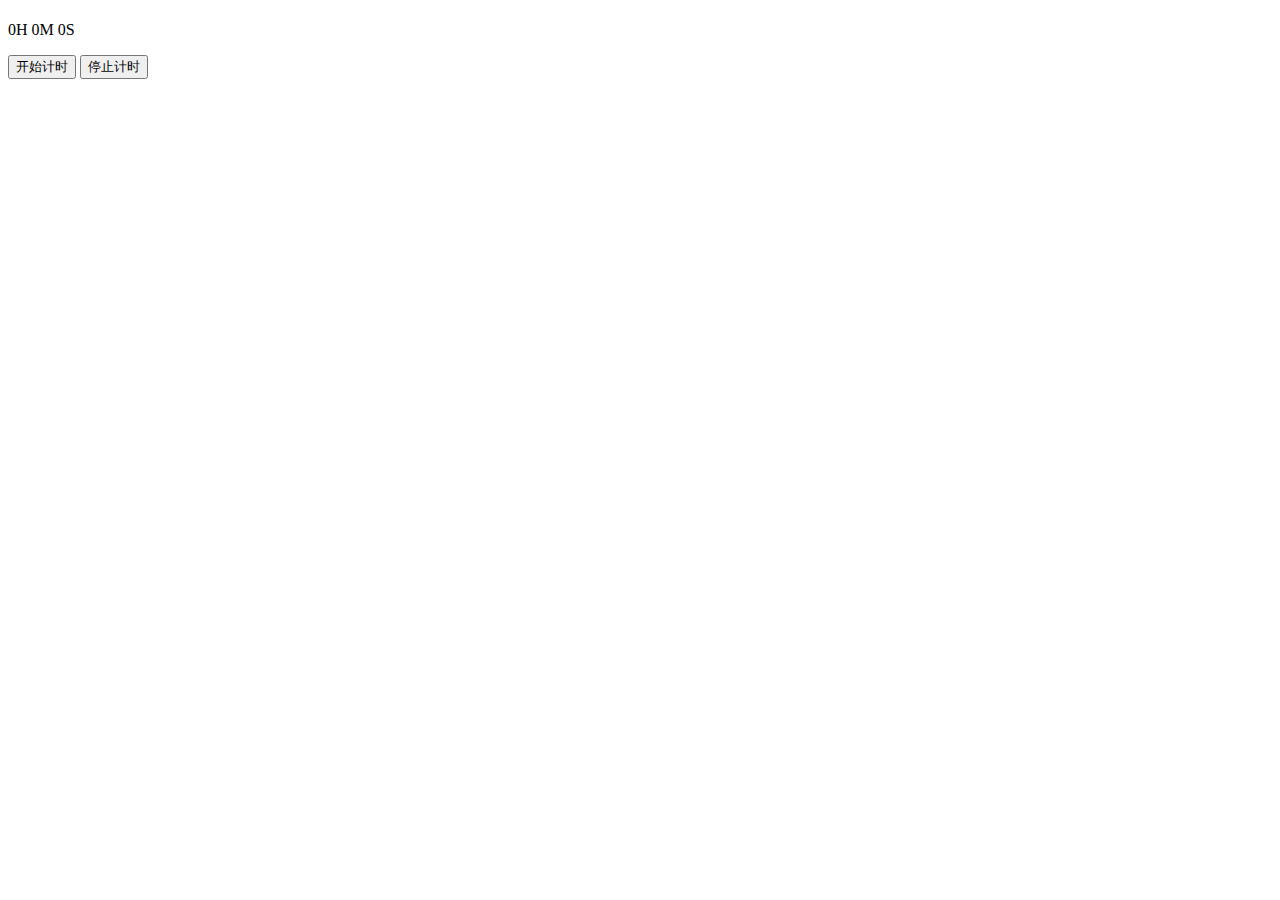
<file: 第三次/index.html>
<!doctype html>
<html>

<head>
    <meta charset="utf-8">
    <title>js计时器</title>
</head>

<body>
    <h1 id="title"></h1>
    <p id="date">0H 0M 0S</p>
    <button id="start">开始计时</button>
    <button id="stop">停止计时</button>
    <ul id="ul"></ul>
    <!-- <script src="./javascript.js"></script> -->
    <script src="./javascript.js"></script>
</body>

</html>
</file>
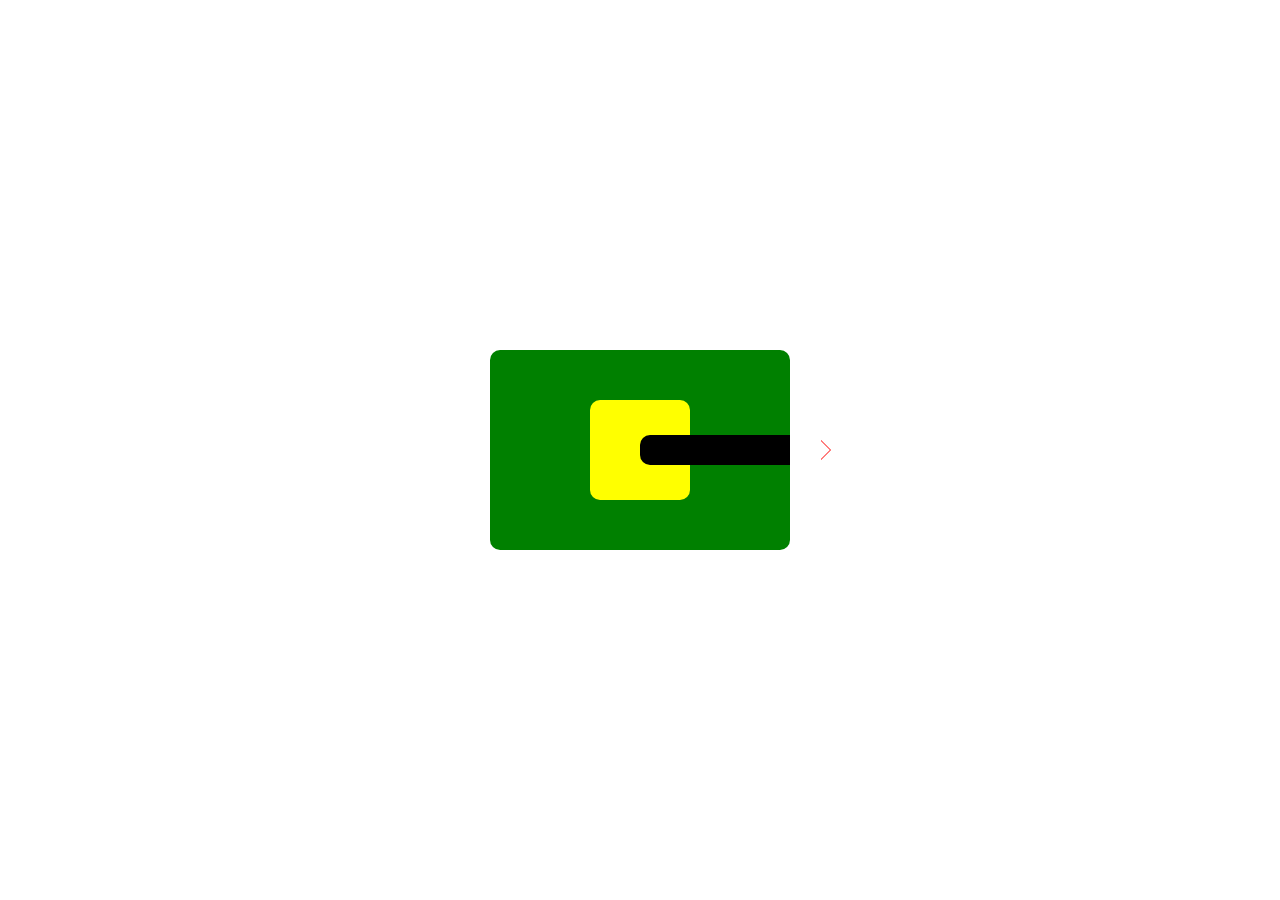
<file: 第二次/index.html>
<!DOCTYPE html>
<html lang="zh_CN">
    <head>
        <meta charset="UTF-8">
        <link rel="stylesheet" type="text/css" href="./css/style.css">
        <title>CSS 3 animation</title>
    </head>
    <body>
    <div class="container">
    <div class="green">
        <div class="yellow">
            <div class="black"><div id="red"></div></div>
            
        </div>
    </div>
    </div>
    </body>
</html>
</file>
<file: github网页/css/style.css>
body{
    line-height: 1.5;
    margin:0;
}
* {
    box-sizing: border-box;
}
/*header*/
.head-container{
    margin-left : auto;
    margin-right: auto;
    width       : 1232px;
    overflow: hidden;
    padding-top: 15px;
    padding-bottom: 15px;
}

.head-nav{
    width: 55%;
    float: left;
}

.logo{
    
    width         : 32px;
    height        : 32px;
    vertical-align: text-bottom;
    display       : table-cell;
}



nav{
    color    : #fff;
    font-size: 16px;
    display  : flex;
    
   
}
nav a.white-link:link{
    color: #fff;
}
nav a{
    display: block;
}

li a:link{
    color: #000;
}
.dropList {
    background: #fff;
    margin: 20px -20px;
    padding: 20px;
    border-radius: 6px;
    font-size: 14px;
}
.dropdown-menu-1,.dropdown-menu-blod{
    padding-left: 0;
    display     : block;
}
ul.dropdown-menu{
    display             : flex;
    position            : absolute;
    top                 : 1px;
    padding-left        : 0;
    margin-bottom       : 0;
    vertical-align      : middle;
    margin-block-end    : 1em;
    margin-inline-start : 0px;
    margin-inline-end   : 0px;
    padding-inline-start: 40px;
}

ul.dropdown-menu li{
    padding-left: 20px;
}

.dropdown-menu-blod{
    color: #000;

}
.search-sign {
    float: right;
    width: 40%;
    overflow: hidden;

}
.search-sign a:link{
    color: #fff;
}
#top-search-input {
    line-height: 30px;
    border: 1px solid transparent;
    width: 250px;
    padding-left: 10px;
    border-radius: 5px;
    background: #3F4448;
}
.search {
    float: right;
}
.margin-left-10 {
    margin-left: 10px;
}
a.hasBorder {
    border: 1px solid #fff;
    border-radius: 5px;
    padding: 5px 10px;
    margin-left: 5px;
    line-height: 35px;
}

nav.dropdown-menu{
    padding-top   : 16px;
    padding-bottom: 16px;
    padding-right : 0;
    padding-left  : 0;
}

header{
    background-color: black;
}
/*main*/
ul{
    list-style: none;
}

a{
    text-decoration-line: none;
}
.n1-background {
    background: #2b3137;
}
.n1-content{
    padding-top: 100px;
    padding-bottom: 50px;
    width: 1024px;
    margin: 0 auto 50px auto;
    overflow: hidden;
}
.n1-text{
    padding-left : 30px;
    text-align   : left;
    width        : 50%;
    display      : block;
    float: left;
    color: #fff;
}
.n1-text p{
    font-size  : 20px;
    font-weight: 400;
    color: #AAADA7;
}
.n1-text-p a:link 
{
    color: #ffffff;
}
.n1-text h1{
    font-size    : 64px;
    font-family  : Inter, -apple-system, BlinkMacSystemFont, Segoe UI, Helvetica, Arial, sans-serif, Apple Color Emoji, Segoe UI Emoji, Segoe UI Symbol;
    font-weight  : 500;
    line-height  : 1;
    margin-bottom: 16px;
}

.n1-form{
    font-size  : 14px;
    width      : 50%;
    display    : block;
    padding: 0 50px;
    float: left;

}
.n1-form-inner {
    background: #ffffff;
    padding: 20px 30px;
    border-radius: 4px;
}
.n1-form dd,.n1-form dt{
    margin-left: 0;
}
.n1-form-inner input {
    width: 100%;
    line-height: 40px;
    border-radius: 5px;
    outline: none;
    border: 1px solid #d4e0ee;
    padding-left: 10px;
}
button.sign-up-form{
    padding         : 20px 32px;
    background-color: #2ebc4f;
    border-color    : #2ebc4f;
    display         : inline-block;
    font-weight     : 500;
    color           : #fff;
    vertical-align  : middle;
    border          : 1px solid #1074e7;
    border-radius   : 3px;
    font-size       : 16px;
    margin-top      : 16px;
    margin-bottom   : 16px;
    width           : 100%;
    text-align      : center;
    cursor: pointer;
}
p.input-password, p.sign-up-form{
    font-size: 12px;
}



h2.n3-text{
    font-size  : 32px;
    font-family: Inter, -apple-system, BlinkMacSystemFont, Segoe UI, Helvetica, Arial, sans-serif, Apple Color Emoji, Segoe UI Emoji, Segoe UI Symbol;
    font-weight: 500;
    line-height: 1.25;
    color      : #fff;
    display    : block;
    position   : relative;
    top        : 50px;
    margin-left: 50px;
}
p.n3-text{
    font-size  : 16px;
    color      : hsla(0,0%,100%,.7);
    margin-left: 50px;
    display    : block;
    width      : 500px;
    position   : relative;
    top        : 60px;
}
div.n3-button {
    overflow: hidden;
}
a.n3-button{
    display    : block;
    padding    : 16px 24px;
    font-size  : 14px;
    font-weight: 500;
    color      : #fff;
    white-space: nowrap;
    background-color: #1074e7;
    border          : 1px solid #1074e7;
    border-radius   : 3px;
    position: absolute;
    right: 100px;
    top: 100px;
}


div.n3-background{
    height          : 265px;
    background-image: url(../static/iso-ui.jpg);
    border-radius   : 6px;
    margin-top      : 100px;
    margin-bottom   : 100px;
}
.n4-text{
    text-align   : center;
    font-size    : 20px;
    color        : #6a737d;
    margin-bottom: 24px;
    font-weight  : normal;
}

li img{
    height: 25px;
    filter: grayscale(100%);
    
    margin : 16px 10px;
    padding: 0 32px;
   
}
ul.n4-logo{
   display        : flex;
   flex-wrap      : wrap;
   justify-content: center;
   align-items    : center
}
.n4-logo li{
    display: list-item;
}
div.n5{
    margin-top: 100px;
    text-align: center;
}


h2.n5-h2,h2.n8-top,h2.n10-top,h2.n9-top{
    font-family: SFMono-Regular, Consolas, Liberation Mono, Menlo, monospace!important;
    font-weight: 400;
    text-align : center;
    font-size  : 16px;
    color      : #586069;
    display    : block;

}

p.n5-title{
    font-size    : 48px;
    font-family  : Inter, -apple-system, BlinkMacSystemFont, Segoe UI, Helvetica, Arial, sans-serif, Apple Color Emoji, Segoe UI Emoji, Segoe UI Symbol;
    font-weight  : 500;
    text-align   : center;
    line-height  : 1.25;
    margin-top   : 16px;
    margin-bottom: 8px;
    display      : block;
}
p.n5-text,p.n9-top-2,p.n10-top-2{
    font-size    : 20px;
    font-weight  : 400;
    font-family  : Inter, -apple-system, BlinkMacSystemFont, Segoe UI, Helvetica, Arial, sans-serif, Apple Color Emoji, Segoe UI Emoji, Segoe UI Symbol;
    text-align   : center;
    margin-bottom: 24px;
    color        : #586069;
    display      : block;
   
}

div.n5-button,p.n9-top-3 a{
    color           : #1074e7;
    background-color: hsla(0,0%,100%,0);
    border-color    : rgba(16,116,231,.5);
    padding         : 20px 32px;
    font-size       : 16px;
    display         : inline-block;
    font-weight     : 500;
    border          : 1px solid #1074e7;
    border-radius   : 3px;
    cursor: pointer;
}


.n3-background,.container{
    width: 1232px;
    position    : relative;
    left        : 0;
    right       : 0;
    margin-left : auto;
    margin-right: auto;
    overflow: hidden;
} 
.n6 {
    margin-top: 50px;
}
.n6-img{
    width : 680px;
    height: auto ;
    float: left;
}
.n6-text {
    float:right;
    width: 40%;
    margin-right: 5px;
}
.n6-text a{
    padding: 10px 20px 10px 20px;
    display: block;
}
.n6-text a:hover {
    box-shadow: 0 0 3px 1px #d4e0ee;
    border-radius: 3px;
}
.n6-text-bottom {
    clear: both;
    padding: 50px 0 20px 0;
    text-align: center;
    color: #586069;
    font-size: 20px;
}
.n6-text a:link{
    color: #000;
}
.layout {
    float: left;
    width: 25%;
    padding: 15px;
}
.n7-img,.n10-img{
    height: 100%;
    width: 100%;
    display      : block;
    border-radius: 3px;

}
.n10-img-2 {
    height: 248px;
    width: 100%;
}
.n7-h1,.n10-h1 {
    font-size: 16px;
    color: #000;
}
.n7-text,.n10-text {
    font-size: 12px;
    padding-top: 10px;
}

.n7-p,.n10-p {
    padding-bottom: 10px;
    color: #878787;
}
.n8 {
    width: 60%;
}
h2.n8-top{
    text-align: center;
    font-size: 16px;
    color: #586069;
    padding-top: 80px;
}
.n8-top-1,p.n9-top-1,p.n10-top-1{
    font-size: 48px;
    text-align: center;
    margin-bottom: 10px;
}
.n8-top-2 {
    font-size: 20px;
    text-align: center;
    width: 50%;
    margin: 0 auto;
}
.n8-top-3 {
    color           : #1074e7;
    background-color: hsla(0,0%,100%,0);
    border-color    : rgba(16,116,231,.5);
    padding         : 20px 32px;
    font-size       : 16px;
    display         : inline-block;
    font-weight     : 500;
    border          : 1px solid #1074e7;
    border-radius   : 3px;
    cursor: pointer;
    margin: 30px 0;
}
#n8-top-3 {
    text-align: center;
}
div.n8-middle-right {
    overflow: hidden;   
    width: 50%;
    float: right;
}
img.n8-middle-right {
    width: 100%;
    height: auto;
    
}
h3.n8-middle-text {
    font-size: 20px;
    margin-bottom: 5px;
    color: #24292e;
}
p.n8-middle-text {
    margin-bottom: 32px;
    color: #586069;
    font-size: 14px;
}
div.n8-middle-left {
    margin-top: 20px;
    float: left;
    width: 50%;
}
div.n8-middle {
    overflow: hidden;
    margin-top: 30px;
}
#n9top2 {
    width: 50%;
    margin: 0 auto;
}
p.n9-bottom-text {
    font-size: 14px;
    text-align: center;
    margin-top: 50px;
    margin-bottom: 20px;
}

p.n9-top-3 {
    text-align: center;
}
#n9link {
    text-align: center;
}
#n10-p-2 {
    padding-bottom: 0;
    margin-bottom: 0;
}
.n10-middle {
    overflow: hidden;
}
.n10-bottom {
    font-size: 20px;
    width: 66%;
    margin: 0 auto;
    text-align: center;
    padding-top: 20px;
    padding-bottom: 20px;
}
.n7-readmore,.n10-readmore{
    font-size: 14px;
    padding-top: 15px;
    border-top: 1px solid #e2e2e2;
}
.shadow {
    padding: 15px;
    border-radius: 4px;
    box-shadow   : 0px 0px 3px 1.5px rgb(230, 230, 230);
}
.shadow a{
    margin: 0 auto;
    width: 100%;
}
.backgroundBlack {
    background: #24292e;
}
.container11 {
    padding: 80px 0;
}
.n11-form .input-label {
    color: #fff;
    font-size: 14px;
    margin-bottom: 5px;
}
h2.n11-top {
    color: #fff;
    text-align: center;
    line-height: 1.5;
    font-size: 32px;
    font-weight: 400px;
}
form.n11-form{
    overflow: hidden;
}
.n11-form input {
    width: 100%;
    height: 46px;
    padding: 5px 10px;
    border: 1px solid #d4e0ee;
    border-radius: 5px;
}
form.n11-form dl{
    width: 25%;
    float: left;
    padding:0 16px;
}
form.n11-form dd {
    margin: 0;
}
p.n11-bottom{
    font-size    :12px;
    color: #6a737d;
    text-align   : center;
}
/*footer*/
.col{
    float: right;
    width     : 200px;
    margin-top: 50px;
}


.footer-container{
    height  : 376px;
    position: relative;
    bottom  : 0;

}
#footerPosition {
    max-width: 1248px;
    overflow: hidden;
    margin: 0 auto;
}
.footer-h2,.footer-ul{
    font-size   : 14px;
    font-family : SFMono-Regular, Consolas, Liberation Mono, Menlo, monospace!important;
    color       : #6a737d;
    padding-left: 0px;
}

.footer-ul li{
    margin-bottom: 16px;
    
}
.footer-ul li a:link{
    color: #6a737d;
}
</file>
<file: 第一次/css/style.css>
@charset "UTF-8";
/***********全局样式************/
* {
  box-sizing: border-box; }

body {
  margin: 0;
  padding: 0; }

a {
  text-decoration: none;
  cursor: pointer; }
  a:visited {
    color: #C0C0C0; }

li {
  list-style: none; }

h1, h2, h3 {
  margin: 0; }

input {
  outline: none; }

ol {
  padding: 0; }

/************头部样式**************/
@media screen and (min-width: 1060px) {
  .nav-list li {
    padding-left: 40px;
    padding-right: 40px; }

  .as-banner-content {
    position: absolute;
    top: 100px; }

  .middle-part .as-banner-content {
    position: absolute;
    left: 20%;
    top: 100px;
    width: 400px; }

  .topBanner {
    min-height: 540px; }

  .topBanner input {
    width: 50%; }

  .row2 {
    display: flex;
    width: 1024px;
    justify-content: center;
    flex-direction: row;
    margin: auto;
    flex-wrap: wrap; }
    .row2 span {
      display: block; }
    .row2 div {
      display: table-cell;
      text-align: center;
      width: 16%;
      padding-left: 8px;
      padding-right: 8px;
      padding-top: 40px; }

  div.contentLink .u-layout {
    display: flex;
    flex-direction: row;
    justify-content: center;
    flex-wrap: wrap; }

  .contentLink-item1-special {
    display: flex; }
    .contentLink-item1-special .contentLink-block {
      margin-left: 50px; }

  .text-and-img-container {
    display: flex; }

  .position-box {
    text-align: center;
    margin: 0 auto;
    width: 817px; }

  .position-box-left {
    text-align: left;
    margin: 0 auto;
    width: 817px; }

  .sectionTitle {
    color: white; }

  .display-under-700 {
    display: none; }

  .footer {
    display: flex;
    flex-direction: row; }

  .footer-column {
    float: left;
    width: 25%; } }
@media screen and (max-width: 1060px) and (min-width: 700px) {
  .nav-list li {
    float: left;
    width: 11.1111%; }

  .topBanner input {
    width: 50%; }

  .as-banner-content {
    position: absolute;
    top: 80px; }

  .middle-part .as-banner-content {
    position: absolute;
    left: 10%;
    top: 50px;
    width: 400px; }

  div.contentLink .u-layout {
    position: relative;
    clear: both; }
    div.contentLink .u-layout .contentLink-img {
      float: left; }
    div.contentLink .u-layout .contentLink-block {
      float: left; }

  .contentLink-item1-special {
    display: flex;
    margin: 0 auto;
    width: 80%; }
    .contentLink-item1-special .contentLink-block {
      margin-left: 50px; }

  .position-box {
    text-align: center;
    margin: 0 auto;
    width: 85%; }

  .row2 .col-1 {
    float: left;
    width: 33.333%;
    margin-top: 20px; }
    .row2 .col-1 img {
      display: inline-block; }
    .row2 .col-1 span {
      display: block; }
  .row2 div {
    text-align: center; }

  .clear-float {
    clear: both; }

  .text-and-img-container {
    text-align: center;
    position: relative;
    display: block; }

  .contentLink {
    display: flex;
    justify-content: center; }

  .contentLink-item {
    display: inline-block;
    margin: 0 auto; }
    .contentLink-item .contentLink-block {
      margin-left: 30px; }

  .sectionTitle {
    color: white; }

  .display-under-700 {
    display: none; }

  .footer {
    display: flex;
    flex-direction: row; }

  .footer-column {
    float: left;
    width: 25%; } }
@media screen and (max-width: 700px) {
  .nav-list li {
    float: left;
    width: 11.1111%; }

  .topBanner .topImg {
    display: none; }

  .as-banner-content {
    margin-top: 50px; }

  .middle-part .as-banner-content {
    width: 85%;
    margin: 0 auto; }
  .middle-part .as-banner-cont {
    margin-top: 50px; }

  .topBanner input {
    width: 80%;
    margin-bottom: 50px; }

  div.contentLink .u-layout {
    float: left;
    width: 50%; }

  .position-box {
    text-align: center;
    margin: 0 auto;
    width: 85%; }

  .row2 .col-1 {
    float: left;
    width: 50%;
    margin-top: 30px; }
    .row2 .col-1 img {
      display: inline-block; }
    .row2 .col-1 span {
      display: block; }
  .row2 div {
    text-align: center; }

  .clear-float {
    clear: both; }

  .n2-container .text-and-img-container {
    text-align: center;
    position: relative;
    display: block; }

  .contentLink {
    display: flex;
    justify-content: center; }
    .contentLink #min-width {
      width: 70%; }
    .contentLink .contentLinkBlockFullWidth {
      width: 100% !important; }
    .contentLink .contentLink-img {
      text-align: center; }

  .contentLink-item1 {
    display: block;
    text-align: left; }
    .contentLink-item1 .side-img {
      display: none; }

  .contentLink-item1-special {
    position: static; }
    .contentLink-item1-special .side-img-display {
      text-align: center; }
    .contentLink-item1-special .contentLink-block {
      width: 85%;
      margin: 0 auto; }

  .contentLink-item {
    display: inline-block;
    margin: 0 auto; }

  .sectionTitle {
    color: black; }

  .display-under-700 {
    display: block;
    margin: 30px 0; } }
/******************************/
nav.header {
  background: black;
  display: block;
  height: 48px;
  width: 100%; }
  nav.header a:link {
    color: #ffffff; }

.nav-list {
  margin: 0;
  display: flex;
  flex-direction: row;
  justify-content: center;
  align-items: center; }

.topBanner {
  height: auto; }
  .topBanner .topImg {
    position: relative; }
    .topBanner .topImg img {
      width: 100%; }
  .topBanner .as-banner-content {
    width: 100%;
    text-align: center; }
    .topBanner .as-banner-content input {
      border: 1px solid #dedede;
      border-radius: 3px;
      height: 3rem;
      margin-top: 30px;
      font-size: 1.375rem;
      padding-left: 50px; }
  .topBanner h1 {
    font-size: 2rem;
    font-weight: 500;
    font-style: normal; }

.row2 a:link {
  color: #000000; }
.row2 a:hover {
  text-decoration: underline; }

.divider {
  margin: 40px 0;
  color: #C0C0C0; }

.divider-special {
  margin-top: 50px; }
  .divider-special hr {
    margin: 0; }

.n2-container {
  padding-bottom: 50px; }
  .n2-container .position-box {
    margin: auto; }

.in-introduce-link {
  margin-top: 20px; }

.large-h2 {
  font-size: 1.75rem;
  font-weight: 500;
  margin-bottom: 0.28em; }

.introduce-p {
  font-size: 1rem;
  font-weight: 200;
  margin-bottom: 0.25em; }

.large-h3 {
  font-size: 1.5rem;
  font-weight: 400; }

.middle-part {
  position: relative; }
  .middle-part .topImg img {
    width: 100%; }

div.contentLink .u-layout img {
  width: 282px;
  height: auto; }
div.contentLink .u-layout .contentLink-block {
  display: block;
  width: 282px;
  max-width: 100%;
  text-align: left; }
div.contentLink .u-layout .contentLink-item {
  margin-top: 50px;
  padding-left: 35px;
  padding-right: 35px; }

.last-container {
  position: relative; }
  .last-container .topImg img {
    width: 100%;
    height: auto; }
  .last-container .as-banner-content {
    color: #ffffff;
    width: 400px;
    position: absolute;
    left: 20%;
    top: 100px; }

.contentLink-item1 {
  margin-top: 50px;
  display: flex;
  flex-direction: row;
  justify-content: center; }
  .contentLink-item1 .table-responsive1 {
    text-align: left; }
  .contentLink-item1 .contentLink-block {
    margin-right: 50px;
    margin-left: 50px; }

.center-title {
  text-align: center; }

.divider-short hr {
  width: 60%;
  text-align: center;
  margin-top: 50px;
  margin-bottom: 50px; }

/************脚部****************/
footer {
  margin-top: 100px;
  background: #f2f2f2; }

nav.footer {
  border-bottom: 1px solid #C0C0C0;
  padding-bottom: 50px;
  width: 60%;
  margin-left: auto;
  margin-right: auto; }

nav.foote-top {
  width: 60%;
  margin-left: auto;
  margin-right: auto; }

.theWordSupport {
  display: inline-block;
  font-size: 11px; }

.footer-column {
  font-size: 11px;
  font-weight: 400;
  font-style: normal;
  line-height: 1.5em; }
  .footer-column h3 {
    font-size: 11px; }
  .footer-column a:link {
    color: #333333; }
  .footer-column a:hover {
    text-decoration: underline; }
  .footer-column ul {
    padding-left: 0; }

.footer-legal {
  width: 60%;
  margin-left: auto;
  margin-right: auto;
  padding-top: 15px;
  padding-bottom: 15px;
  font-size: 11px; }
  .footer-legal .copyright {
    display: inline-block; }
  .footer-legal .footer-links {
    display: inline-block; }
    .footer-legal .footer-links a {
      display: inline-block;
      border-left: 1px solid #C0C0C0;
      padding-left: 8px;
      padding-right: 8px; }
      .footer-legal .footer-links a:link {
        color: #333333; }

/*************************************/

/*# sourceMappingURL=style.css.map */
</file>
<file: 第二次/css/style.css>
body {
  margin: 0;
}

.green {
  width: 300px;
  height: 200px;
  background: green;
  border-radius: 10px;
  position: absolute;
  top: 0;
  bottom: 0;
  left: 0;
  right: 0;
  margin: auto;
  display: flex;
  justify-content: center;
  align-items: center;
}

.green:hover .yellow {
  animation-play-state: paused;
}

.green:hover .black {
  animation: fire 1.5s ease infinite;
}

.green .yellow {
  width: 100px;
  height: 100px;
  background: yellow;
  border-radius: 10px;
  position: relative;
  animation: rotate 8s ease infinite;
}

.green .yellow .black {
  width: 150px;
  height: 30px;
  background: black;
  border-top-left-radius: 10px;
  border-bottom-left-radius: 10px;
  position: absolute;
  top: 0;
  bottom: 0;
  left: 50px;
  margin: auto;
}

#red {
  position: relative;
}

#red:after, #red:before {
  border: 10px solid transparent;
  border-left: 10px solid #fff;
  width: 0;
  height: 0;
  position: absolute;
  top: 5px;
  right: -50px;
  content: ' ';
}

#red:before {
  border-left-color: #f00;
  right: -51px;
}

/*********************************/
@keyframes rotate {
  0% {
    transform: rotate(0deg);
  }
  25% {
    transform: rotate(90deg);
  }
  50% {
    transform: rotate(180deg);
  }
  75% {
    transform: rotate(270deg);
  }
  100% {
    transform: rotate(360deg);
  }
}

@keyframes fire {
  0% {
    transform: translate(0);
  }
  50% {
    transform: translate(20px);
    background: red;
  }
  100% {
    transform: translate(0);
  }
}
</file>
